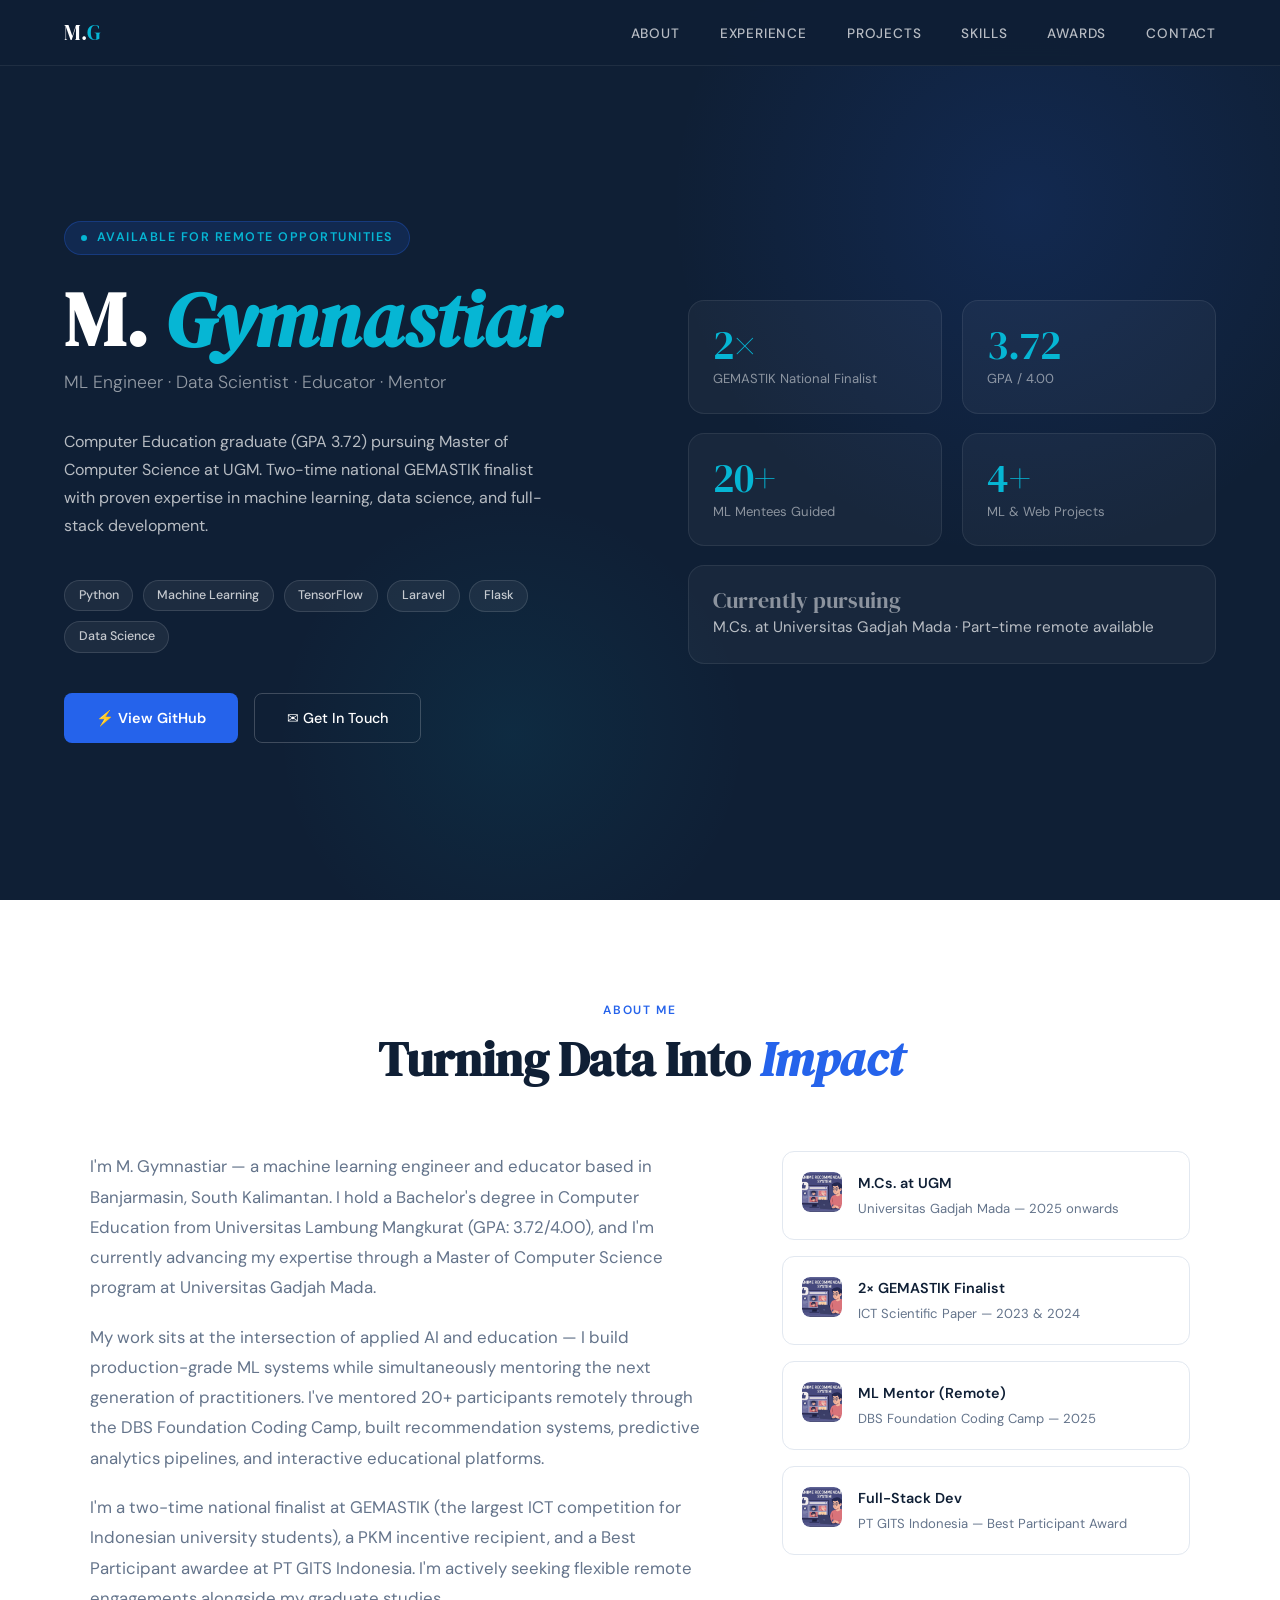
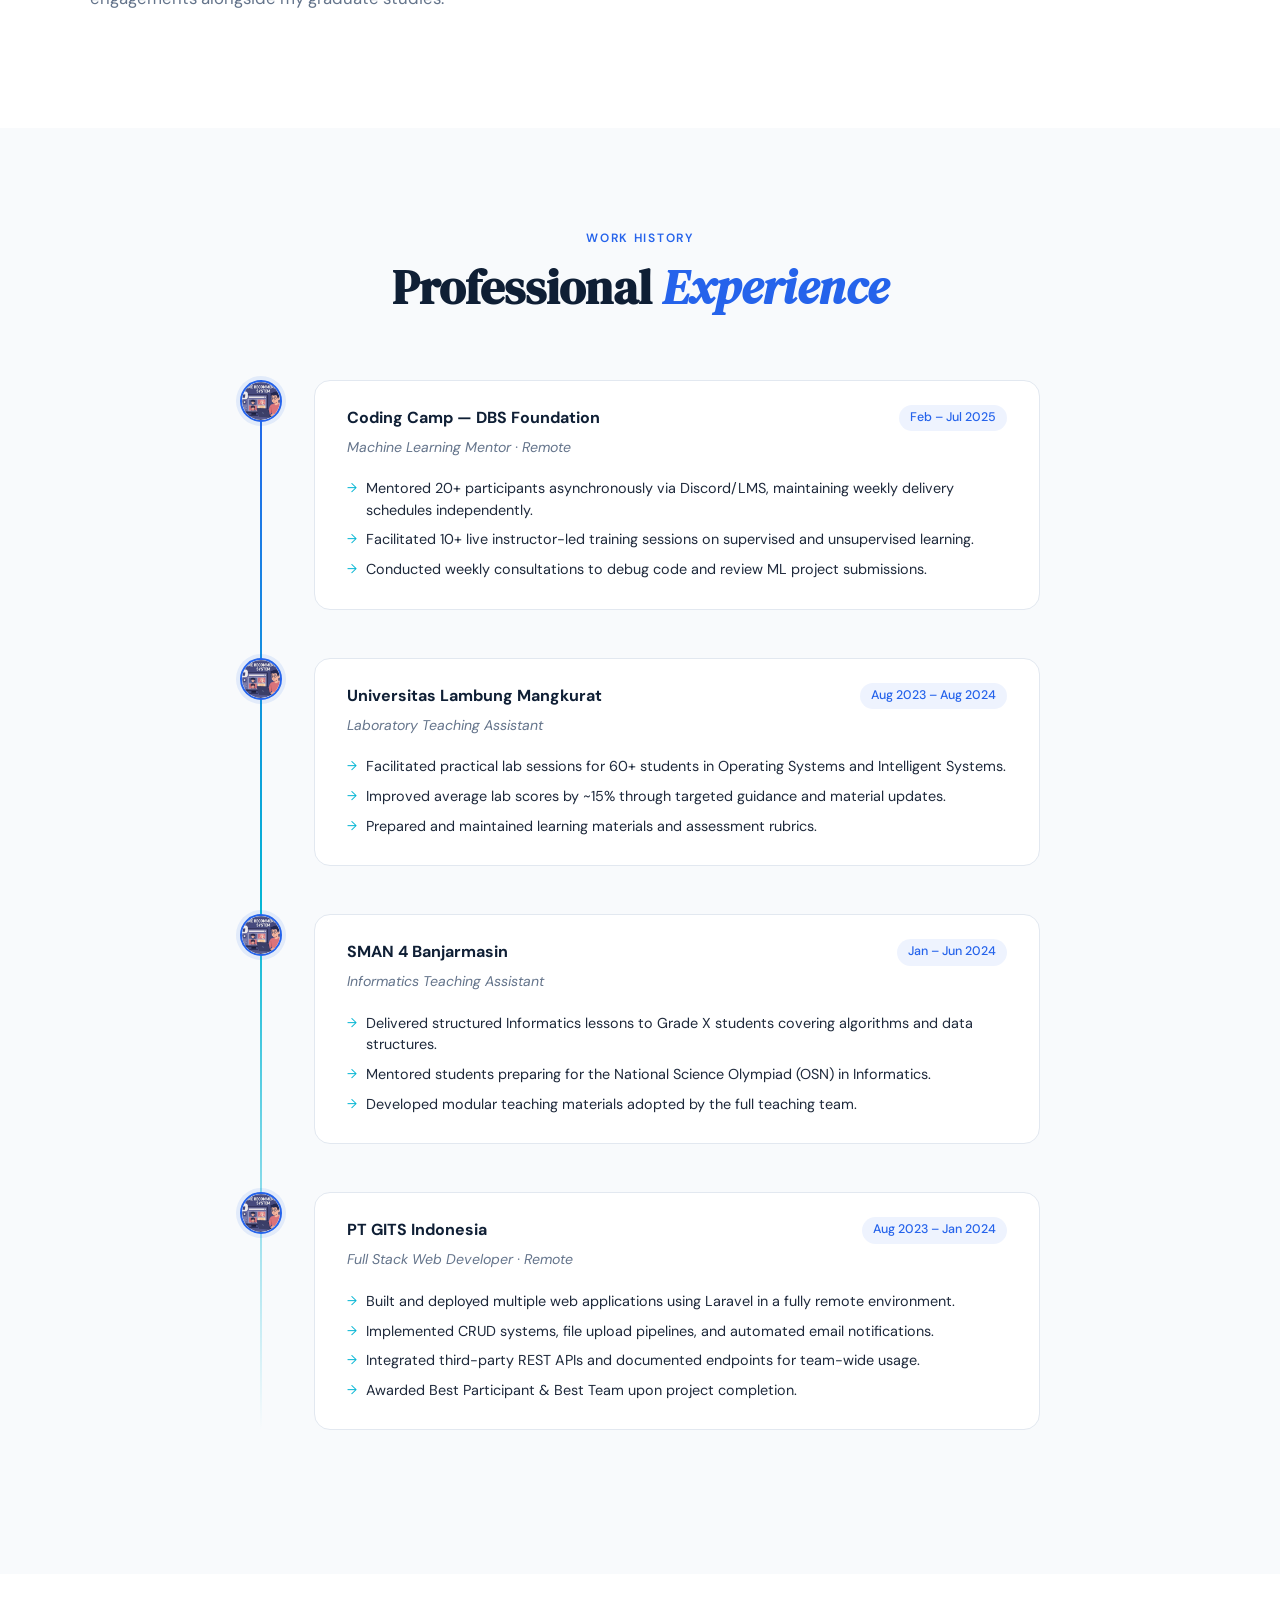
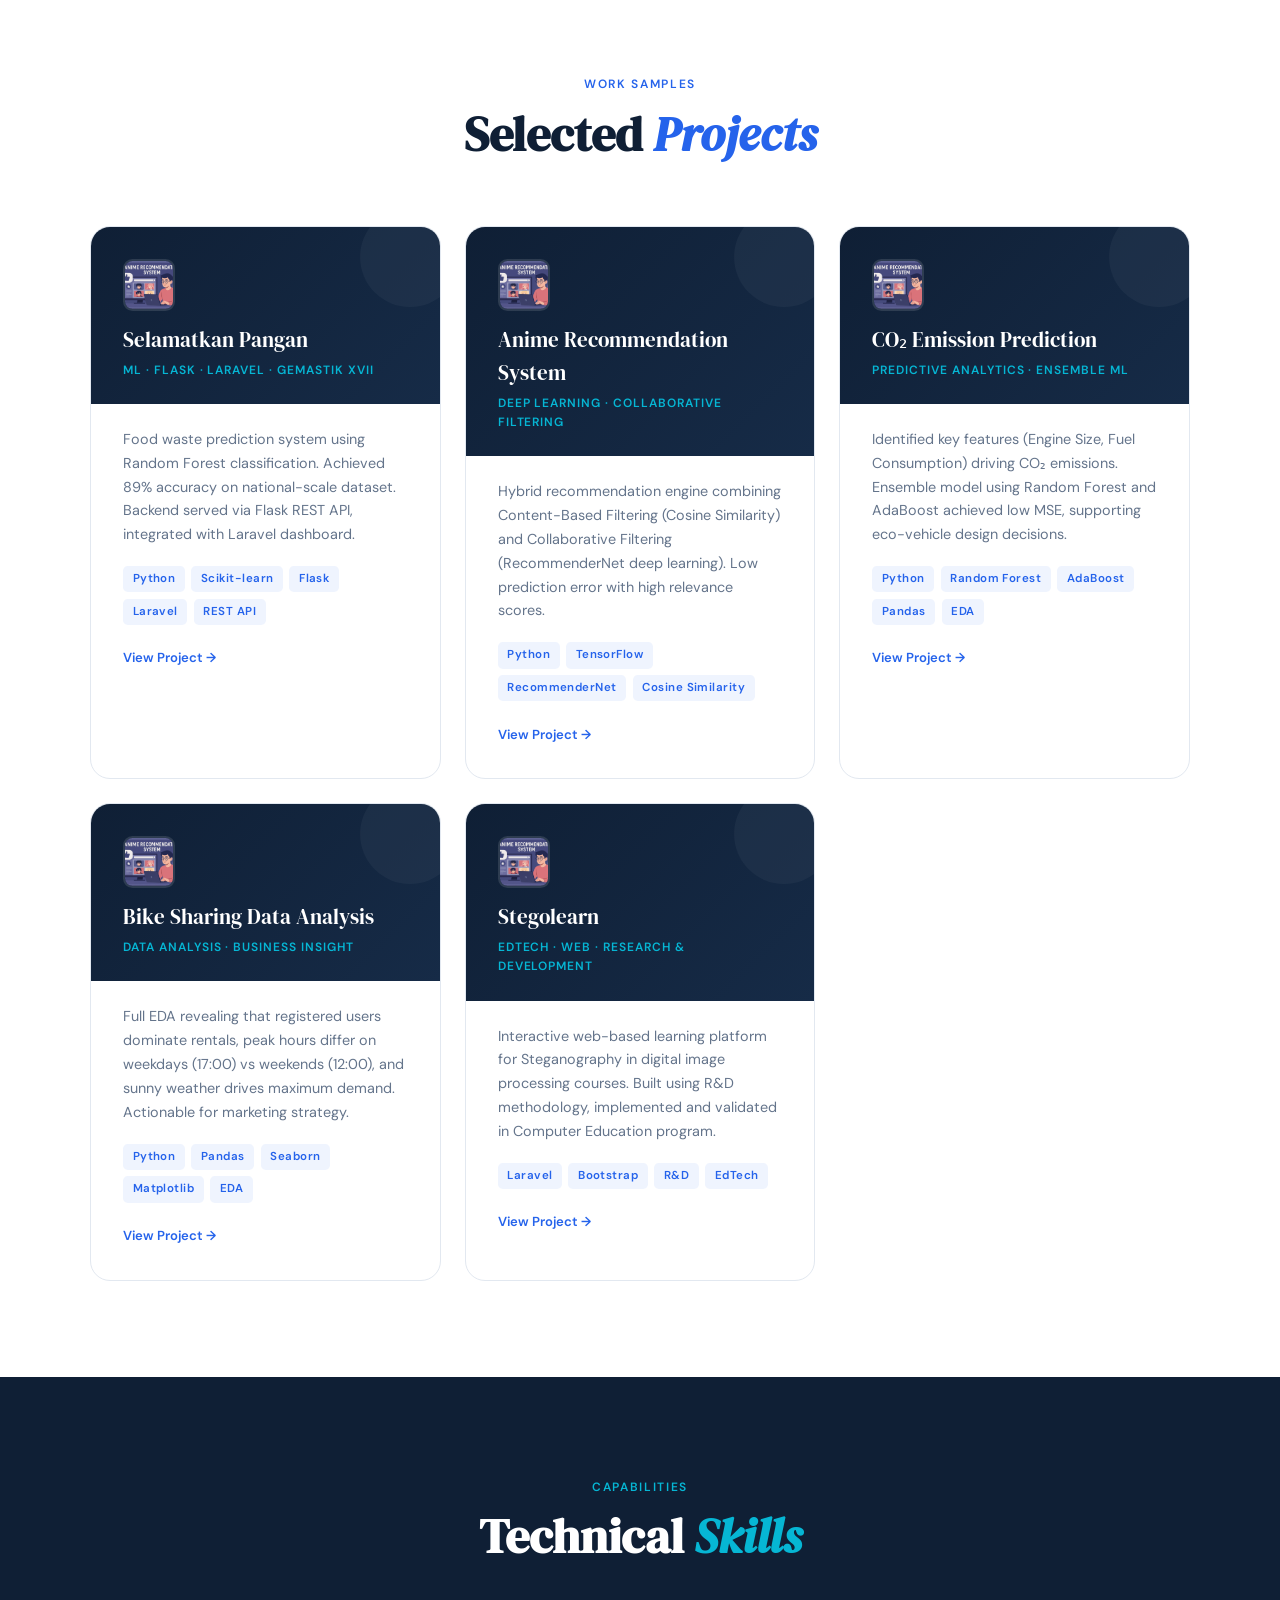
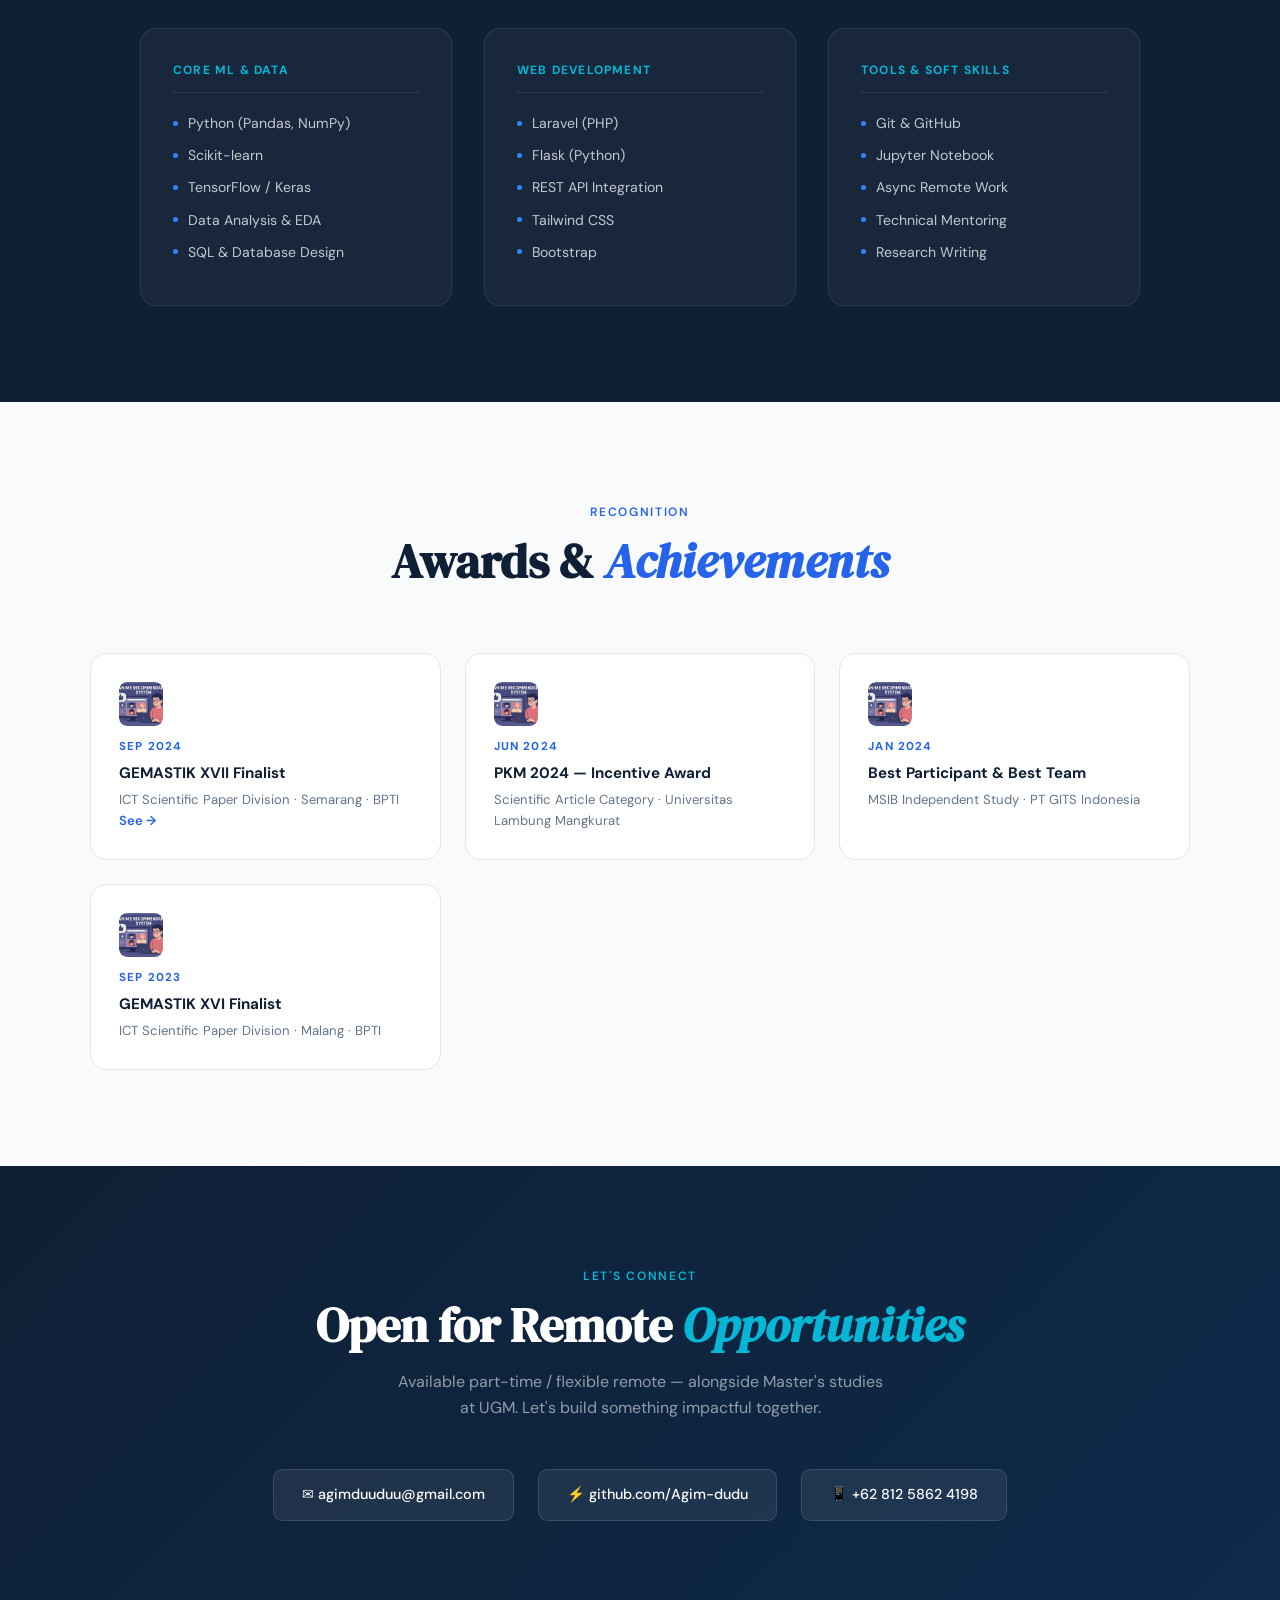
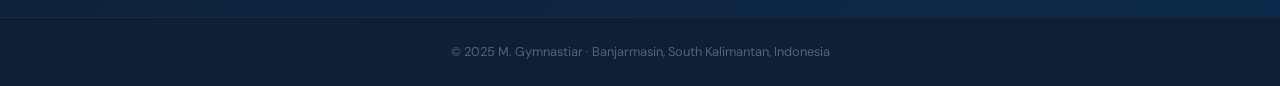
<file: index.html>
<!DOCTYPE html>
<html lang="en">

<head>
  <meta charset="UTF-8">
  <meta name="viewport" content="width=device-width, initial-scale=1.0">
  <title>M. Gymnastiar | Portfolio</title>
  <link
    href="https://fonts.googleapis.com/css2?family=DM+Serif+Display:ital@0;1&family=DM+Sans:ital,opsz,wght@0,9..40,300;0,9..40,400;0,9..40,500;0,9..40,600;1,9..40,300&display=swap"
    rel="stylesheet">
  <style>
    :root {
      --navy: #0f1f35;
      --navy-mid: #162b47;
      --blue: #2563eb;
      --blue-light: #3b82f6;
      --cyan: #06b6d4;
      --gold: #f59e0b;
      --cream: #faf8f4;
      --text: #1e293b;
      --muted: #64748b;
      --border: #e2e8f0;
      --white: #ffffff;
      --card-bg: #ffffff;
      --section-bg: #f8fafc;
    }

    *,
    *::before,
    *::after {
      box-sizing: border-box;
      margin: 0;
      padding: 0;
    }

    html {
      scroll-behavior: smooth;
    }

    body {
      font-family: 'DM Sans', sans-serif;
      background: var(--cream);
      color: var(--text);
      line-height: 1.6;
      overflow-x: hidden;
    }

    /* ── NAV ── */
    nav {
      position: fixed;
      top: 0;
      left: 0;
      right: 0;
      z-index: 100;
      display: flex;
      justify-content: space-between;
      align-items: center;
      padding: 1rem 4rem;
      background: rgba(15, 31, 53, 0.95);
      backdrop-filter: blur(12px);
      border-bottom: 1px solid rgba(255, 255, 255, 0.07);
    }

    .nav-logo {
      font-family: 'DM Serif Display', serif;
      font-size: 1.3rem;
      color: var(--white);
      letter-spacing: 0.02em;
    }

    .nav-logo span {
      color: var(--cyan);
    }

    .nav-links {
      display: flex;
      gap: 2.5rem;
      list-style: none;
    }

    .nav-links a {
      color: rgba(255, 255, 255, 0.7);
      text-decoration: none;
      font-size: 0.85rem;
      font-weight: 500;
      letter-spacing: 0.06em;
      text-transform: uppercase;
      transition: color 0.2s;
    }

    .nav-links a:hover {
      color: var(--cyan);
    }

    /* ── HERO ── */
    .hero {
      min-height: 100vh;
      background: var(--navy);
      display: grid;
      grid-template-columns: 1fr 1fr;
      align-items: center;
      padding: 8rem 4rem 4rem;
      position: relative;
      overflow: hidden;
    }

    .hero::before {
      content: '';
      position: absolute;
      top: -20%;
      right: -10%;
      width: 60vw;
      height: 60vw;
      background: radial-gradient(circle, rgba(37, 99, 235, 0.15) 0%, transparent 65%);
      pointer-events: none;
    }

    .hero::after {
      content: '';
      position: absolute;
      bottom: -10%;
      left: 20%;
      width: 40vw;
      height: 40vw;
      background: radial-gradient(circle, rgba(6, 182, 212, 0.08) 0%, transparent 65%);
      pointer-events: none;
    }

    .hero-text {
      position: relative;
      z-index: 2;
    }

    .hero-eyebrow {
      display: inline-flex;
      align-items: center;
      gap: 0.6rem;
      background: rgba(37, 99, 235, 0.15);
      border: 1px solid rgba(37, 99, 235, 0.3);
      color: var(--cyan);
      font-size: 0.78rem;
      font-weight: 600;
      letter-spacing: 0.12em;
      text-transform: uppercase;
      padding: 0.4rem 1rem;
      border-radius: 2rem;
      margin-bottom: 1.5rem;
      animation: fadeUp 0.6s ease both;
    }

    .hero-eyebrow::before {
      content: '';
      width: 6px;
      height: 6px;
      border-radius: 50%;
      background: var(--cyan);
    }

    .hero-name {
      font-family: 'DM Serif Display', serif;
      font-size: clamp(3rem, 6vw, 5.5rem);
      color: var(--white);
      line-height: 1.05;
      margin-bottom: 0.5rem;
      animation: fadeUp 0.7s 0.1s ease both;
    }

    .hero-name .accent {
      color: var(--cyan);
      font-style: italic;
    }

    .hero-role {
      font-size: 1.1rem;
      color: rgba(255, 255, 255, 0.55);
      font-weight: 300;
      margin-bottom: 2rem;
      animation: fadeUp 0.7s 0.2s ease both;
    }

    .hero-desc {
      font-size: 1rem;
      color: rgba(255, 255, 255, 0.7);
      line-height: 1.75;
      max-width: 480px;
      margin-bottom: 2.5rem;
      animation: fadeUp 0.7s 0.3s ease both;
    }

    .hero-badges {
      display: flex;
      flex-wrap: wrap;
      gap: 0.6rem;
      margin-bottom: 2.5rem;
      animation: fadeUp 0.7s 0.35s ease both;
    }

    .badge {
      background: rgba(255, 255, 255, 0.06);
      border: 1px solid rgba(255, 255, 255, 0.12);
      color: rgba(255, 255, 255, 0.75);
      font-size: 0.78rem;
      font-weight: 500;
      padding: 0.3rem 0.85rem;
      border-radius: 2rem;
    }

    .hero-cta {
      display: flex;
      gap: 1rem;
      flex-wrap: wrap;
      animation: fadeUp 0.7s 0.4s ease both;
    }

    .btn-primary {
      background: var(--blue);
      color: var(--white);
      padding: 0.8rem 2rem;
      border-radius: 0.5rem;
      text-decoration: none;
      font-weight: 600;
      font-size: 0.9rem;
      transition: background 0.2s, transform 0.2s;
      display: inline-flex;
      align-items: center;
      gap: 0.5rem;
    }

    .btn-primary:hover {
      background: var(--blue-light);
      transform: translateY(-2px);
    }

    .btn-ghost {
      border: 1px solid rgba(255, 255, 255, 0.2);
      color: var(--white);
      padding: 0.8rem 2rem;
      border-radius: 0.5rem;
      text-decoration: none;
      font-weight: 500;
      font-size: 0.9rem;
      transition: border-color 0.2s, background 0.2s, transform 0.2s;
      display: inline-flex;
      align-items: center;
      gap: 0.5rem;
    }

    .btn-ghost:hover {
      border-color: var(--cyan);
      background: rgba(6, 182, 212, 0.08);
      transform: translateY(-2px);
    }

    /* Stats cards */
    .hero-stats {
      position: relative;
      z-index: 2;
      display: grid;
      grid-template-columns: 1fr 1fr;
      gap: 1.2rem;
      padding-left: 3rem;
      animation: fadeUp 0.8s 0.5s ease both;
    }

    .stat-card {
      background: rgba(255, 255, 255, 0.04);
      border: 1px solid rgba(255, 255, 255, 0.08);
      border-radius: 1rem;
      padding: 1.5rem;
      transition: border-color 0.3s, background 0.3s;
    }

    .stat-card:hover {
      border-color: rgba(6, 182, 212, 0.3);
      background: rgba(6, 182, 212, 0.05);
    }

    .stat-card.wide {
      grid-column: span 2;
    }

    .stat-num {
      font-family: 'DM Serif Display', serif;
      font-size: 2.5rem;
      color: var(--cyan);
      line-height: 1;
      margin-bottom: 0.3rem;
    }

    .stat-label {
      font-size: 0.82rem;
      color: rgba(255, 255, 255, 0.5);
      font-weight: 400;
      line-height: 1.4;
    }

    /* ── SECTIONS ── */
    section {
      padding: 6rem 4rem;
    }

    .section-header {
      text-align: center;
      margin-bottom: 4rem;
    }

    .section-tag {
      display: inline-block;
      font-size: 0.75rem;
      font-weight: 600;
      letter-spacing: 0.14em;
      text-transform: uppercase;
      color: var(--blue);
      margin-bottom: 0.75rem;
    }

    .section-title {
      font-family: 'DM Serif Display', serif;
      font-size: clamp(2rem, 4vw, 3rem);
      color: var(--navy);
      line-height: 1.15;
    }

    .section-title em {
      color: var(--blue);
      font-style: italic;
    }

    /* ── ABOUT ── */
    .about {
      background: var(--white);
    }

    .about-grid {
      display: grid;
      grid-template-columns: 1.2fr 0.8fr;
      gap: 5rem;
      align-items: start;
      max-width: 1100px;
      margin: 0 auto;
    }

    .about-body {
      font-size: 1.05rem;
      color: var(--muted);
      line-height: 1.8;
    }

    .about-body p {
      margin-bottom: 1.2rem;
    }

    .about-highlights {
      display: flex;
      flex-direction: column;
      gap: 1rem;
    }

    .highlight-item {
      display: flex;
      align-items: flex-start;
      gap: 1rem;
      padding: 1.2rem;
      border: 1px solid var(--border);
      border-radius: 0.75rem;
      transition: border-color 0.2s, box-shadow 0.2s;
    }

    .highlight-item:hover {
      border-color: var(--blue);
      box-shadow: 0 4px 20px rgba(37, 99, 235, 0.08);
    }

    .highlight-icon {
      width: 40px;
      height: 40px;
      min-width: 40px;
      border-radius: 0.5rem;
      background: rgba(37, 99, 235, 0.08);
      display: flex;
      align-items: center;
      justify-content: center;
      font-size: 1.2rem;
      overflow: hidden;
    }

    .highlight-icon img {
      width: 100%;
      height: 100%;
      object-fit: cover;
      border-radius: 0.5rem;
    }

    .highlight-text strong {
      display: block;
      font-size: 0.9rem;
      font-weight: 600;
      color: var(--navy);
    }

    .highlight-text span {
      font-size: 0.82rem;
      color: var(--muted);
    }

    /* ── EXPERIENCE ── */
    .experience {
      background: var(--section-bg);
    }

    .timeline {
      max-width: 800px;
      margin: 0 auto;
      position: relative;
    }

    .timeline::before {
      content: '';
      position: absolute;
      left: 20px;
      top: 0;
      bottom: 0;
      width: 2px;
      background: linear-gradient(to bottom, var(--blue), var(--cyan), transparent);
    }

    .timeline-item {
      display: flex;
      gap: 2rem;
      margin-bottom: 3rem;
      position: relative;
    }

    .timeline-dot {
      width: 42px;
      height: 42px;
      min-width: 42px;
      border-radius: 50%;
      background: var(--white);
      border: 2px solid var(--blue);
      display: flex;
      align-items: center;
      justify-content: center;
      font-size: 1.1rem;
      position: relative;
      z-index: 1;
      box-shadow: 0 0 0 4px rgba(37, 99, 235, 0.1);
      overflow: hidden;
    }

    .timeline-dot img {
      width: 100%;
      height: 100%;
      object-fit: cover;
      border-radius: 50%;
    }

    .timeline-content {
      background: var(--white);
      border: 1px solid var(--border);
      border-radius: 1rem;
      padding: 1.5rem 2rem;
      flex: 1;
      transition: box-shadow 0.2s, border-color 0.2s;
    }

    .timeline-content:hover {
      box-shadow: 0 8px 30px rgba(0, 0, 0, 0.06);
      border-color: var(--blue);
    }

    .timeline-meta {
      display: flex;
      justify-content: space-between;
      align-items: flex-start;
      margin-bottom: 0.3rem;
      flex-wrap: wrap;
      gap: 0.5rem;
    }

    .timeline-org {
      font-weight: 700;
      font-size: 1rem;
      color: var(--navy);
    }

    .timeline-date {
      font-size: 0.78rem;
      font-weight: 500;
      color: var(--blue);
      background: rgba(37, 99, 235, 0.08);
      padding: 0.2rem 0.7rem;
      border-radius: 2rem;
    }

    .timeline-role {
      font-size: 0.88rem;
      color: var(--muted);
      font-style: italic;
      margin-bottom: 1rem;
    }

    .timeline-bullets {
      list-style: none;
    }

    .timeline-bullets li {
      font-size: 0.9rem;
      color: var(--text);
      padding: 0.25rem 0 0.25rem 1.2rem;
      position: relative;
      line-height: 1.5;
    }

    .timeline-bullets li::before {
      content: '→';
      position: absolute;
      left: 0;
      color: var(--cyan);
      font-size: 0.8rem;
    }

    /* ── PROJECTS ── */
    .projects {
      background: var(--white);
    }

    .projects-grid {
      display: grid;
      grid-template-columns: repeat(auto-fit, minmax(300px, 1fr));
      gap: 1.5rem;
      max-width: 1100px;
      margin: 0 auto;
    }

    .project-card {
      border: 1px solid var(--border);
      border-radius: 1.25rem;
      overflow: hidden;
      transition: transform 0.25s, box-shadow 0.25s, border-color 0.25s;
      background: var(--white);
    }

    .project-card:hover {
      transform: translateY(-6px);
      box-shadow: 0 20px 50px rgba(0, 0, 0, 0.09);
      border-color: var(--blue);
    }

    .project-header {
      padding: 2rem 2rem 1.5rem;
      background: linear-gradient(135deg, var(--navy) 0%, var(--navy-mid) 100%);
      position: relative;
      overflow: hidden;
    }

    .project-header::after {
      content: '';
      position: absolute;
      right: -20px;
      top: -20px;
      width: 100px;
      height: 100px;
      border-radius: 50%;
      background: rgba(255, 255, 255, 0.04);
    }

    /* Icon gambar di project header */
    .project-icon {
      width: 52px;
      height: 52px;
      object-fit: cover;
      border-radius: 0.6rem;
      margin-bottom: 0.75rem;
      display: block;
      border: 2px solid rgba(255, 255, 255, 0.12);
    }

    .project-title {
      font-family: 'DM Serif Display', serif;
      font-size: 1.3rem;
      color: var(--white);
      margin-bottom: 0.3rem;
    }

    .project-type {
      font-size: 0.75rem;
      color: var(--cyan);
      font-weight: 600;
      letter-spacing: 0.08em;
      text-transform: uppercase;
    }

    .project-body {
      padding: 1.5rem 2rem 2rem;
    }

    .project-desc {
      font-size: 0.9rem;
      color: var(--muted);
      line-height: 1.65;
      margin-bottom: 1.2rem;
    }

    .project-tags {
      display: flex;
      flex-wrap: wrap;
      gap: 0.4rem;
      margin-bottom: 1.2rem;
    }

    .tag {
      background: rgba(37, 99, 235, 0.07);
      color: var(--blue);
      font-size: 0.72rem;
      font-weight: 600;
      letter-spacing: 0.04em;
      padding: 0.25rem 0.6rem;
      border-radius: 0.3rem;
    }

    .project-link {
      font-size: 0.82rem;
      font-weight: 600;
      color: var(--blue);
      text-decoration: none;
      display: inline-flex;
      align-items: center;
      gap: 0.3rem;
      transition: gap 0.2s;
    }

    .project-link:hover {
      gap: 0.6rem;
    }

    /* ── SKILLS ── */
    .skills {
      background: var(--navy);
      padding: 6rem 4rem;
    }

    .skills .section-title {
      color: var(--white);
    }

    .skills .section-tag {
      color: var(--cyan);
    }

    .skills-grid {
      display: grid;
      grid-template-columns: repeat(3, 1fr);
      gap: 2rem;
      max-width: 1000px;
      margin: 0 auto;
    }

    .skill-group {
      background: rgba(255, 255, 255, 0.04);
      border: 1px solid rgba(255, 255, 255, 0.08);
      border-radius: 1rem;
      padding: 2rem;
      transition: border-color 0.3s;
    }

    .skill-group:hover {
      border-color: rgba(6, 182, 212, 0.4);
    }

    .skill-group-title {
      font-size: 0.75rem;
      font-weight: 700;
      color: var(--cyan);
      letter-spacing: 0.1em;
      text-transform: uppercase;
      margin-bottom: 1.2rem;
      padding-bottom: 0.75rem;
      border-bottom: 1px solid rgba(255, 255, 255, 0.08);
    }

    .skill-item {
      display: flex;
      align-items: center;
      gap: 0.6rem;
      margin-bottom: 0.6rem;
    }

    .skill-dot {
      width: 5px;
      height: 5px;
      border-radius: 50%;
      background: var(--blue-light);
      flex-shrink: 0;
    }

    .skill-name {
      font-size: 0.88rem;
      color: rgba(255, 255, 255, 0.75);
    }

    /* ── ACHIEVEMENTS ── */
    .achievements {
      background: var(--section-bg);
    }

    .achievements-grid {
      display: grid;
      grid-template-columns: repeat(auto-fit, minmax(260px, 1fr));
      gap: 1.5rem;
      max-width: 1100px;
      margin: 0 auto;
    }

    .achievement-card {
      background: var(--white);
      border: 1px solid var(--border);
      border-radius: 1rem;
      padding: 1.75rem;
      transition: box-shadow 0.2s, border-color 0.2s, transform 0.2s;
    }

    .achievement-card:hover {
      box-shadow: 0 10px 30px rgba(0, 0, 0, 0.07);
      border-color: var(--gold);
      transform: translateY(-3px);
    }

    .achievement-icon {
      width: 44px;
      height: 44px;
      margin-bottom: 0.75rem;
      border-radius: 0.5rem;
      overflow: hidden;
    }

    .achievement-icon img {
      width: 100%;
      height: 100%;
      object-fit: cover;
      border-radius: 0.5rem;
    }

    .achievement-year {
      font-size: 0.72rem;
      font-weight: 700;
      letter-spacing: 0.1em;
      color: var(--blue);
      text-transform: uppercase;
      margin-bottom: 0.4rem;
    }

    .achievement-title {
      font-weight: 700;
      font-size: 0.95rem;
      color: var(--navy);
      margin-bottom: 0.3rem;
      line-height: 1.4;
    }

    .achievement-org {
      font-size: 0.82rem;
      color: var(--muted);
    }

    /* ── CONTACT ── */
    .contact {
      background: linear-gradient(135deg, var(--navy) 0%, #0d2a4a 100%);
      text-align: center;
      padding: 6rem 4rem;
    }

    .contact .section-title {
      color: var(--white);
      margin-bottom: 1rem;
    }

    .contact-sub {
      font-size: 1rem;
      color: rgba(255, 255, 255, 0.55);
      margin-bottom: 3rem;
      max-width: 500px;
      margin-left: auto;
      margin-right: auto;
    }

    .contact-links {
      display: flex;
      justify-content: center;
      gap: 1.5rem;
      flex-wrap: wrap;
    }

    .contact-link {
      display: flex;
      align-items: center;
      gap: 0.6rem;
      background: rgba(255, 255, 255, 0.07);
      border: 1px solid rgba(255, 255, 255, 0.12);
      color: var(--white);
      text-decoration: none;
      padding: 0.85rem 1.75rem;
      border-radius: 0.6rem;
      font-size: 0.9rem;
      font-weight: 500;
      transition: background 0.2s, border-color 0.2s, transform 0.2s;
    }

    .contact-link:hover {
      background: rgba(37, 99, 235, 0.25);
      border-color: var(--blue);
      transform: translateY(-2px);
    }

    /* ── FOOTER ── */
    footer {
      background: var(--navy);
      text-align: center;
      padding: 1.5rem;
      font-size: 0.8rem;
      color: rgba(255, 255, 255, 0.3);
      border-top: 1px solid rgba(255, 255, 255, 0.05);
    }

    /* ── ANIMATIONS ── */
    @keyframes fadeUp {
      from {
        opacity: 0;
        transform: translateY(24px);
      }

      to {
        opacity: 1;
        transform: translateY(0);
      }
    }

    /* ── RESPONSIVE ── */
    @media (max-width: 900px) {
      nav {
        padding: 1rem 2rem;
      }

      .nav-links {
        display: none;
      }

      .hero {
        grid-template-columns: 1fr;
        padding: 7rem 2rem 3rem;
      }

      .hero-stats {
        padding-left: 0;
        margin-top: 3rem;
      }

      section {
        padding: 4rem 2rem;
      }

      .about-grid {
        grid-template-columns: 1fr;
        gap: 2.5rem;
      }

      .skills-grid {
        grid-template-columns: 1fr 1fr;
      }

      .contact {
        padding: 4rem 2rem;
      }
    }

    @media (max-width: 600px) {
      .skills-grid {
        grid-template-columns: 1fr;
      }

      .hero-stats {
        grid-template-columns: 1fr 1fr;
      }

      .stat-card.wide {
        grid-column: span 2;
      }
    }
  </style>
</head>

<body>

  <!-- NAV -->
  <nav>
    <div class="nav-logo">M.<span>G</span></div>
    <ul class="nav-links">
      <li><a href="#about">About</a></li>
      <li><a href="#experience">Experience</a></li>
      <li><a href="#projects">Projects</a></li>
      <li><a href="#skills">Skills</a></li>
      <li><a href="#achievements">Awards</a></li>
      <li><a href="#contact">Contact</a></li>
    </ul>
  </nav>

  <!-- HERO -->
  <section class="hero" id="home">
    <div class="hero-text">
      <div class="hero-eyebrow">Available for Remote Opportunities</div>
      <h1 class="hero-name">M. <span class="accent">Gymnastiar</span></h1>
      <p class="hero-role">ML Engineer · Data Scientist · Educator · Mentor</p>
      <p class="hero-desc">Computer Education graduate (GPA 3.72) pursuing Master of Computer Science at UGM. Two-time
        national GEMASTIK finalist with proven expertise in machine learning, data science, and full-stack development.
      </p>
      <div class="hero-badges">
        <span class="badge">Python</span>
        <span class="badge">Machine Learning</span>
        <span class="badge">TensorFlow</span>
        <span class="badge">Laravel</span>
        <span class="badge">Flask</span>
        <span class="badge">Data Science</span>
      </div>
      <div class="hero-cta">
        <a href="https://github.com/Agim-dudu" class="btn-primary" target="_blank">⚡ View GitHub</a>
        <a href="#contact" class="btn-ghost">✉ Get In Touch</a>
      </div>
    </div>
    <div class="hero-stats">
      <div class="stat-card">
        <div class="stat-num">2×</div>
        <div class="stat-label">GEMASTIK National Finalist</div>
      </div>
      <div class="stat-card">
        <div class="stat-num">3.72</div>
        <div class="stat-label">GPA / 4.00</div>
      </div>
      <div class="stat-card">
        <div class="stat-num">20+</div>
        <div class="stat-label">ML Mentees Guided</div>
      </div>
      <div class="stat-card">
        <div class="stat-num">4+</div>
        <div class="stat-label">ML & Web Projects</div>
      </div>
      <div class="stat-card wide">
        <div class="stat-num" style="font-size:1.4rem; color: rgba(255,255,255,0.5);">Currently pursuing</div>
        <div class="stat-label" style="font-size:0.95rem; color: rgba(255,255,255,0.7); margin-top:0.2rem;">M.Cs. at
          Universitas Gadjah Mada · Part-time remote available</div>
      </div>
    </div>
  </section>

  <!-- ABOUT -->
  <section class="about" id="about">
    <div class="section-header">
      <div class="section-tag">About Me</div>
      <h2 class="section-title">Turning Data Into <em>Impact</em></h2>
    </div>
    <div class="about-grid">
      <div class="about-body">
        <p>I'm M. Gymnastiar — a machine learning engineer and educator based in Banjarmasin, South Kalimantan. I hold a
          Bachelor's degree in Computer Education from Universitas Lambung Mangkurat (GPA: 3.72/4.00), and I'm currently
          advancing my expertise through a Master of Computer Science program at Universitas Gadjah Mada.</p>
        <p>My work sits at the intersection of applied AI and education — I build production-grade ML systems while
          simultaneously mentoring the next generation of practitioners. I've mentored 20+ participants remotely through
          the DBS Foundation Coding Camp, built recommendation systems, predictive analytics pipelines, and interactive
          educational platforms.</p>
        <p>I'm a two-time national finalist at GEMASTIK (the largest ICT competition for Indonesian university
          students), a PKM incentive recipient, and a Best Participant awardee at PT GITS Indonesia. I'm actively
          seeking flexible remote engagements alongside my graduate studies.</p>
      </div>
      <div class="about-highlights">
        <div class="highlight-item">
          <div class="highlight-icon">
            <img src="img/Screenshot 2026-04-21 110449.png" alt="UGM" />
          </div>
          <div class="highlight-text">
            <strong>M.Cs. at UGM</strong>
            <span>Universitas Gadjah Mada — 2025 onwards</span>
          </div>
        </div>
        <div class="highlight-item">
          <div class="highlight-icon">
            <img src="img/Screenshot 2026-04-21 110449.png" alt="GEMASTIK" />
          </div>
          <div class="highlight-text">
            <strong>2× GEMASTIK Finalist</strong>
            <span>ICT Scientific Paper — 2023 & 2024</span>
          </div>
        </div>
        <div class="highlight-item">
          <div class="highlight-icon">
            <img src="img/Screenshot 2026-04-21 110449.png" alt="ML Mentor" />
          </div>
          <div class="highlight-text">
            <strong>ML Mentor (Remote)</strong>
            <span>DBS Foundation Coding Camp — 2025</span>
          </div>
        </div>
        <div class="highlight-item">
          <div class="highlight-icon">
            <img src="img/Screenshot 2026-04-21 110449.png" alt="Full-Stack Dev" />
          </div>
          <div class="highlight-text">
            <strong>Full-Stack Dev</strong>
            <span>PT GITS Indonesia — Best Participant Award</span>
          </div>
        </div>
      </div>
    </div>
  </section>

  <!-- EXPERIENCE -->
  <section class="experience" id="experience">
    <div class="section-header">
      <div class="section-tag">Work History</div>
      <h2 class="section-title">Professional <em>Experience</em></h2>
    </div>
    <div class="timeline">
      <div class="timeline-item">
        <div class="timeline-dot">
          <img src="img/Screenshot 2026-04-21 110449.png" alt="DBS Foundation" />
        </div>
        <div class="timeline-content">
          <div class="timeline-meta">
            <span class="timeline-org">Coding Camp — DBS Foundation</span>
            <span class="timeline-date">Feb – Jul 2025</span>
          </div>
          <div class="timeline-role">Machine Learning Mentor · Remote</div>
          <ul class="timeline-bullets">
            <li>Mentored 20+ participants asynchronously via Discord/LMS, maintaining weekly delivery schedules
              independently.</li>
            <li>Facilitated 10+ live instructor-led training sessions on supervised and unsupervised learning.</li>
            <li>Conducted weekly consultations to debug code and review ML project submissions.</li>
          </ul>
        </div>
      </div>
      <div class="timeline-item">
        <div class="timeline-dot">
          <img src="img/Screenshot 2026-04-21 110449.png" alt="ULM" />
        </div>
        <div class="timeline-content">
          <div class="timeline-meta">
            <span class="timeline-org">Universitas Lambung Mangkurat</span>
            <span class="timeline-date">Aug 2023 – Aug 2024</span>
          </div>
          <div class="timeline-role">Laboratory Teaching Assistant</div>
          <ul class="timeline-bullets">
            <li>Facilitated practical lab sessions for 60+ students in Operating Systems and Intelligent Systems.</li>
            <li>Improved average lab scores by ~15% through targeted guidance and material updates.</li>
            <li>Prepared and maintained learning materials and assessment rubrics.</li>
          </ul>
        </div>
      </div>
      <div class="timeline-item">
        <div class="timeline-dot">
          <img src="img/Screenshot 2026-04-21 110449.png" alt="SMAN 4" />
        </div>
        <div class="timeline-content">
          <div class="timeline-meta">
            <span class="timeline-org">SMAN 4 Banjarmasin</span>
            <span class="timeline-date">Jan – Jun 2024</span>
          </div>
          <div class="timeline-role">Informatics Teaching Assistant</div>
          <ul class="timeline-bullets">
            <li>Delivered structured Informatics lessons to Grade X students covering algorithms and data structures.
            </li>
            <li>Mentored students preparing for the National Science Olympiad (OSN) in Informatics.</li>
            <li>Developed modular teaching materials adopted by the full teaching team.</li>
          </ul>
        </div>
      </div>
      <div class="timeline-item">
        <div class="timeline-dot">
          <img src="img/Screenshot 2026-04-21 110449.png" alt="PT GITS" />
        </div>
        <div class="timeline-content">
          <div class="timeline-meta">
            <span class="timeline-org">PT GITS Indonesia</span>
            <span class="timeline-date">Aug 2023 – Jan 2024</span>
          </div>
          <div class="timeline-role">Full Stack Web Developer · Remote</div>
          <ul class="timeline-bullets">
            <li>Built and deployed multiple web applications using Laravel in a fully remote environment.</li>
            <li>Implemented CRUD systems, file upload pipelines, and automated email notifications.</li>
            <li>Integrated third-party REST APIs and documented endpoints for team-wide usage.</li>
            <li>Awarded Best Participant & Best Team upon project completion.</li>
          </ul>
        </div>
      </div>
    </div>
  </section>

  <!-- PROJECTS -->
  <section class="projects" id="projects">
    <div class="section-header">
      <div class="section-tag">Work Samples</div>
      <h2 class="section-title">Selected <em>Projects</em></h2>
    </div>
    <div class="projects-grid">
      <div class="project-card">
        <div class="project-header">
          <img src="img/Screenshot 2026-04-21 110449.png" alt="Selamatkan Pangan" class="project-icon" />
          <div class="project-title">Selamatkan Pangan</div>
          <div class="project-type">ML · Flask · Laravel · GEMASTIK XVII</div>
        </div>
        <div class="project-body">
          <p class="project-desc">Food waste prediction system using Random Forest classification. Achieved 89% accuracy
            on national-scale dataset. Backend served via Flask REST API, integrated with Laravel dashboard.</p>
          <div class="project-tags">
            <span class="tag">Python</span><span class="tag">Scikit-learn</span><span class="tag">Flask</span><span
              class="tag">Laravel</span><span class="tag">REST API</span>
          </div>
          <a href="#" class="project-link">View Project →</a>
        </div>
      </div>
      <div class="project-card">
        <div class="project-header">
          <img src="img/Screenshot 2026-04-21 110449.png" alt="Anime Recommendation" class="project-icon" />
          <div class="project-title">Anime Recommendation System</div>
          <div class="project-type">Deep Learning · Collaborative Filtering</div>
        </div>
        <div class="project-body">
          <p class="project-desc">Hybrid recommendation engine combining Content-Based Filtering (Cosine Similarity) and
            Collaborative Filtering (RecommenderNet deep learning). Low prediction error with high relevance scores.</p>
          <div class="project-tags">
            <span class="tag">Python</span><span class="tag">TensorFlow</span><span
              class="tag">RecommenderNet</span><span class="tag">Cosine Similarity</span>
          </div>
          <a href="#" class="project-link">View Project →</a>
        </div>
      </div>
      <div class="project-card">
        <div class="project-header">
          <img src="img/Screenshot 2026-04-21 110449.png" alt="CO2 Emission" class="project-icon" />
          <div class="project-title">CO₂ Emission Prediction</div>
          <div class="project-type">Predictive Analytics · Ensemble ML</div>
        </div>
        <div class="project-body">
          <p class="project-desc">Identified key features (Engine Size, Fuel Consumption) driving CO₂ emissions.
            Ensemble model using Random Forest and AdaBoost achieved low MSE, supporting eco-vehicle design decisions.
          </p>
          <div class="project-tags">
            <span class="tag">Python</span><span class="tag">Random Forest</span><span class="tag">AdaBoost</span><span
              class="tag">Pandas</span><span class="tag">EDA</span>
          </div>
          <a href="https://github.com/Agim-dudu/Predictive-Analytic_CO2-Emission-" target="_blank"
            class="project-link">View Project →</a>
        </div>
      </div>
      <div class="project-card">
        <div class="project-header">
          <img src="img/Screenshot 2026-04-21 110449.png" alt="Bike Sharing" class="project-icon" />
          <div class="project-title">Bike Sharing Data Analysis</div>
          <div class="project-type">Data Analysis · Business Insight</div>
        </div>
        <div class="project-body">
          <p class="project-desc">Full EDA revealing that registered users dominate rentals, peak hours differ on
            weekdays (17:00) vs weekends (12:00), and sunny weather drives maximum demand. Actionable for marketing
            strategy.</p>
          <div class="project-tags">
            <span class="tag">Python</span><span class="tag">Pandas</span><span class="tag">Seaborn</span><span
              class="tag">Matplotlib</span><span class="tag">EDA</span>
          </div>
          <a href="https://github.com/Agim-dudu/Analisis-Data_BikeSharing" target="_blank" class="project-link">View
            Project →</a>
        </div>
      </div>
      <div class="project-card">
        <div class="project-header">
          <img src="img/Screenshot 2026-04-21 110449.png" alt="Stegolearn" class="project-icon" />
          <div class="project-title">Stegolearn</div>
          <div class="project-type">EdTech · Web · Research & Development</div>
        </div>
        <div class="project-body">
          <p class="project-desc">Interactive web-based learning platform for Steganography in digital image processing
            courses. Built using R&D methodology, implemented and validated in Computer Education program.</p>
          <div class="project-tags">
            <span class="tag">Laravel</span><span class="tag">Bootstrap</span><span class="tag">R&D</span><span
              class="tag">EdTech</span>
          </div>
          <a href="https://stegolearn.research-media.web.id/" target="_blank" class="project-link">View Project →</a>
        </div>
      </div>
    </div>
  </section>

  <!-- SKILLS -->
  <section class="skills" id="skills">
    <div class="section-header">
      <div class="section-tag">Capabilities</div>
      <h2 class="section-title">Technical <em style="color:var(--cyan)">Skills</em></h2>
    </div>
    <div class="skills-grid">
      <div class="skill-group">
        <div class="skill-group-title">Core ML & Data</div>
        <div class="skill-item"><span class="skill-dot"></span><span class="skill-name">Python (Pandas, NumPy)</span>
        </div>
        <div class="skill-item"><span class="skill-dot"></span><span class="skill-name">Scikit-learn</span></div>
        <div class="skill-item"><span class="skill-dot"></span><span class="skill-name">TensorFlow / Keras</span></div>
        <div class="skill-item"><span class="skill-dot"></span><span class="skill-name">Data Analysis & EDA</span></div>
        <div class="skill-item"><span class="skill-dot"></span><span class="skill-name">SQL & Database Design</span>
        </div>
      </div>
      <div class="skill-group">
        <div class="skill-group-title">Web Development</div>
        <div class="skill-item"><span class="skill-dot"></span><span class="skill-name">Laravel (PHP)</span></div>
        <div class="skill-item"><span class="skill-dot"></span><span class="skill-name">Flask (Python)</span></div>
        <div class="skill-item"><span class="skill-dot"></span><span class="skill-name">REST API Integration</span>
        </div>
        <div class="skill-item"><span class="skill-dot"></span><span class="skill-name">Tailwind CSS</span></div>
        <div class="skill-item"><span class="skill-dot"></span><span class="skill-name">Bootstrap</span></div>
      </div>
      <div class="skill-group">
        <div class="skill-group-title">Tools & Soft Skills</div>
        <div class="skill-item"><span class="skill-dot"></span><span class="skill-name">Git & GitHub</span></div>
        <div class="skill-item"><span class="skill-dot"></span><span class="skill-name">Jupyter Notebook</span></div>
        <div class="skill-item"><span class="skill-dot"></span><span class="skill-name">Async Remote Work</span></div>
        <div class="skill-item"><span class="skill-dot"></span><span class="skill-name">Technical Mentoring</span></div>
        <div class="skill-item"><span class="skill-dot"></span><span class="skill-name">Research Writing</span></div>
      </div>
    </div>
  </section>

  <!-- ACHIEVEMENTS -->
  <section class="achievements" id="achievements">
    <div class="section-header">
      <div class="section-tag">Recognition</div>
      <h2 class="section-title">Awards & <em>Achievements</em></h2>
    </div>
    <div class="achievements-grid">
      <div class="achievement-card">
        <div class="achievement-icon">
          <img src="img/Screenshot 2026-04-21 110449.png" alt="GEMASTIK XVII" />
        </div>
        <div class="achievement-year">Sep 2024</div>
        <div class="achievement-title">GEMASTIK XVII Finalist</div>
        <div class="achievement-org">ICT Scientific Paper Division · Semarang · BPTI</div>
        <div class="achievement-org"><a href="https://stegolearn.research-media.web.id/" target="_blank"
            class="project-link">See →</a></div>
      </div>
      <div class="achievement-card">
        <div class="achievement-icon">
          <img src="img/Screenshot 2026-04-21 110449.png" alt="PKM 2024" />
        </div>
        <div class="achievement-year">Jun 2024</div>
        <div class="achievement-title">PKM 2024 — Incentive Award</div>
        <div class="achievement-org">Scientific Article Category · Universitas Lambung Mangkurat</div>
      </div>
      <div class="achievement-card">
        <div class="achievement-icon">
          <img src="img/Screenshot 2026-04-21 110449.png" alt="Best Participant" />
        </div>
        <div class="achievement-year">Jan 2024</div>
        <div class="achievement-title">Best Participant & Best Team</div>
        <div class="achievement-org">MSIB Independent Study · PT GITS Indonesia</div>
      </div>
      <div class="achievement-card">
        <div class="achievement-icon">
          <img src="img/Screenshot 2026-04-21 110449.png" alt="GEMASTIK XVI" />
        </div>
        <div class="achievement-year">Sep 2023</div>
        <div class="achievement-title">GEMASTIK XVI Finalist</div>
        <div class="achievement-org">ICT Scientific Paper Division · Malang · BPTI</div>
      </div>
    </div>
  </section>

  <!-- CONTACT -->
  <section class="contact" id="contact">
    <div class="section-tag" style="color:var(--cyan)">Let's Connect</div>
    <h2 class="section-title" style="margin-bottom:1rem;">Open for Remote <em
        style="color:var(--cyan)">Opportunities</em></h2>
    <p class="contact-sub">Available part-time / flexible remote — alongside Master's studies at UGM. Let's build
      something impactful together.</p>
    <div class="contact-links">
      <a href="mailto:agimduuduu@gmail.com" class="contact-link">✉ agimduuduu@gmail.com</a>
      <a href="https://github.com/Agim-dudu" class="contact-link" target="_blank">⚡ github.com/Agim-dudu</a>
      <a href="tel:+6281258624198" class="contact-link">📱 +62 812 5862 4198</a>
    </div>
  </section>

  <footer>
    <p>© 2025 M. Gymnastiar · Banjarmasin, South Kalimantan, Indonesia</p>
  </footer>

</body>

</html>
</file>
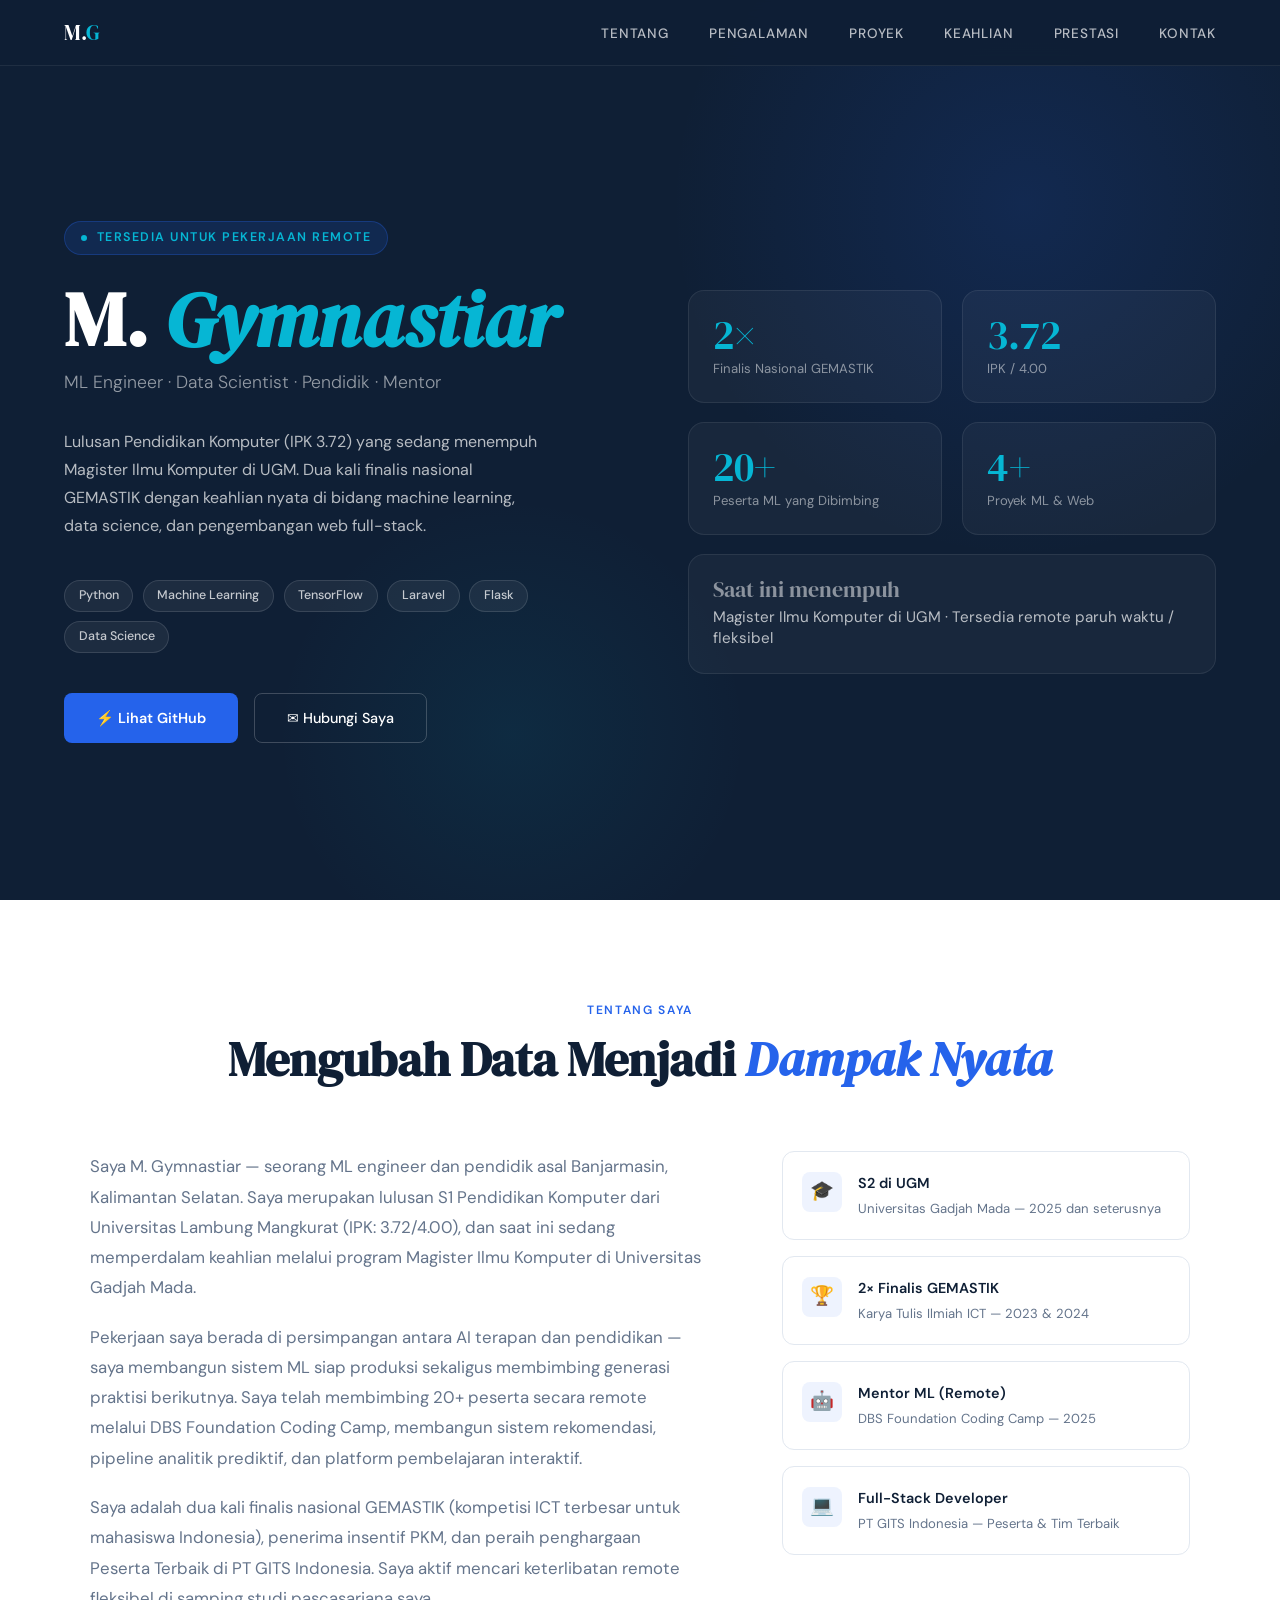
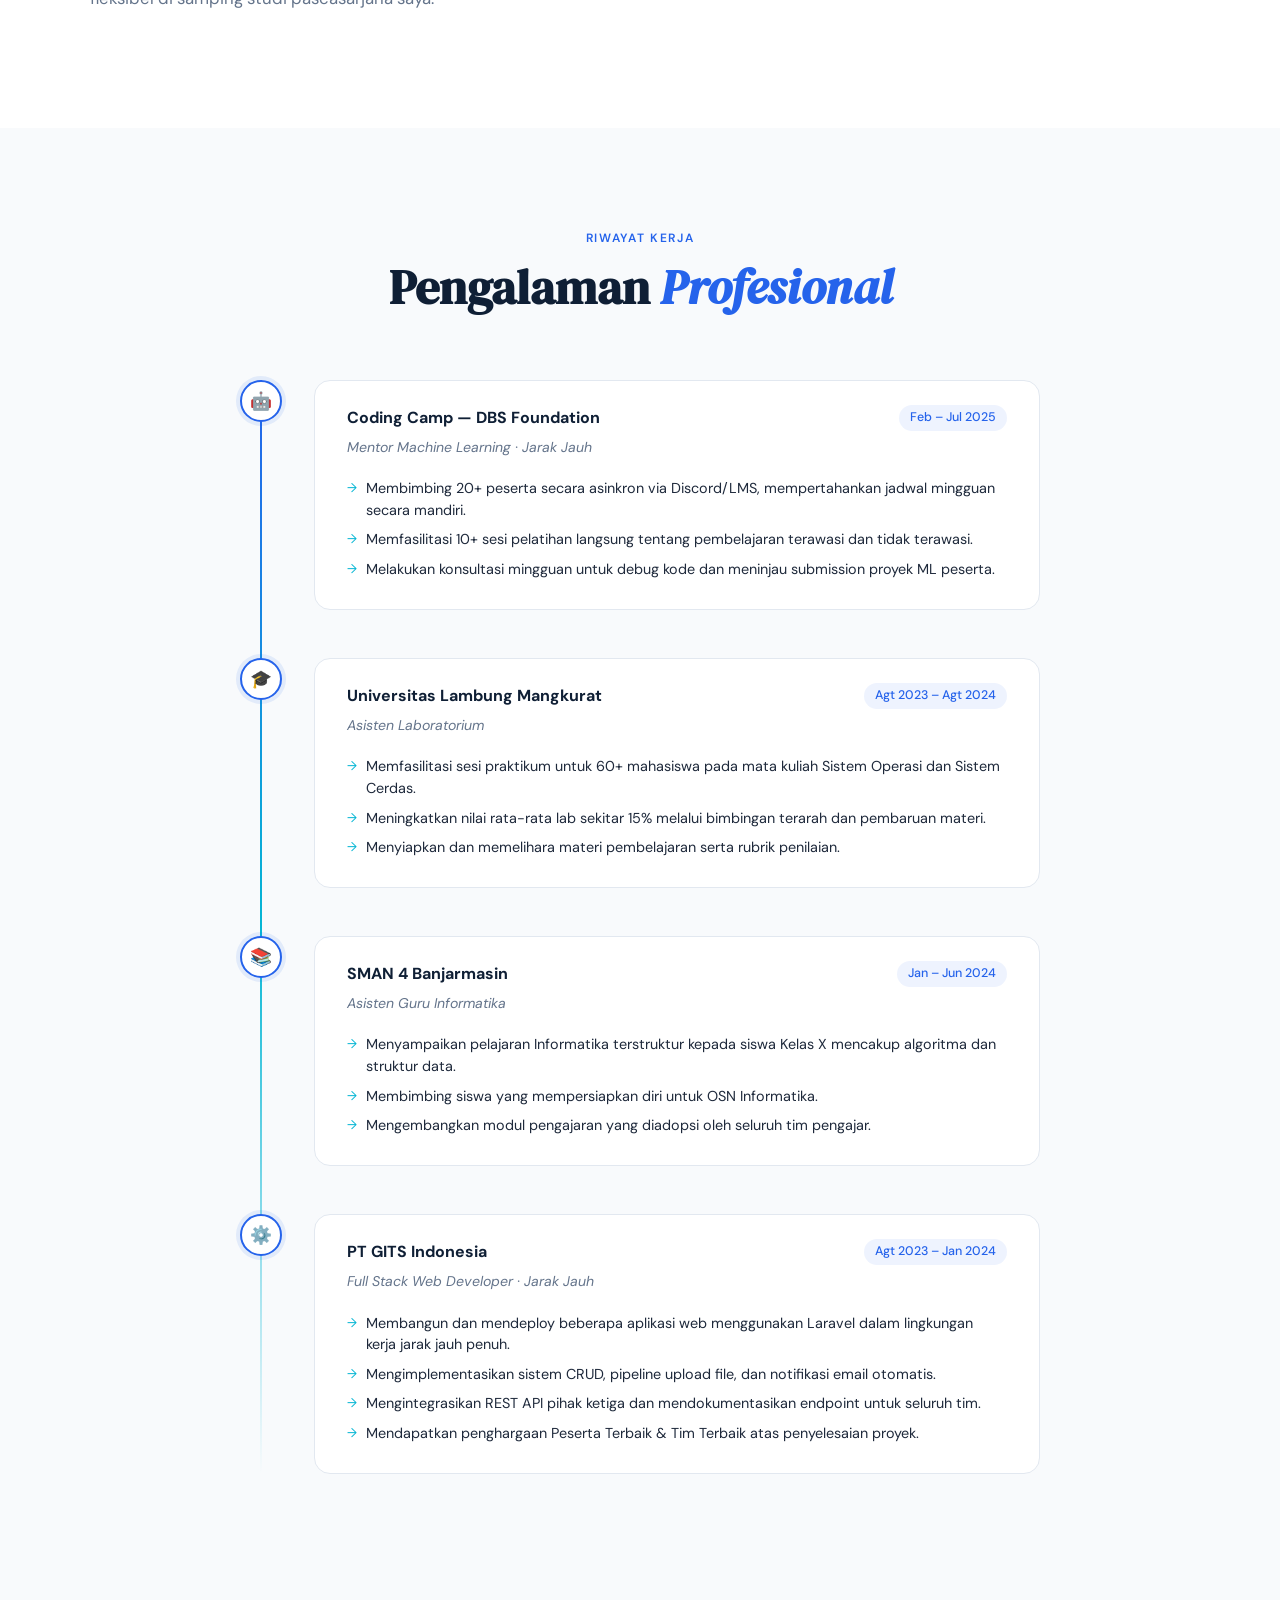
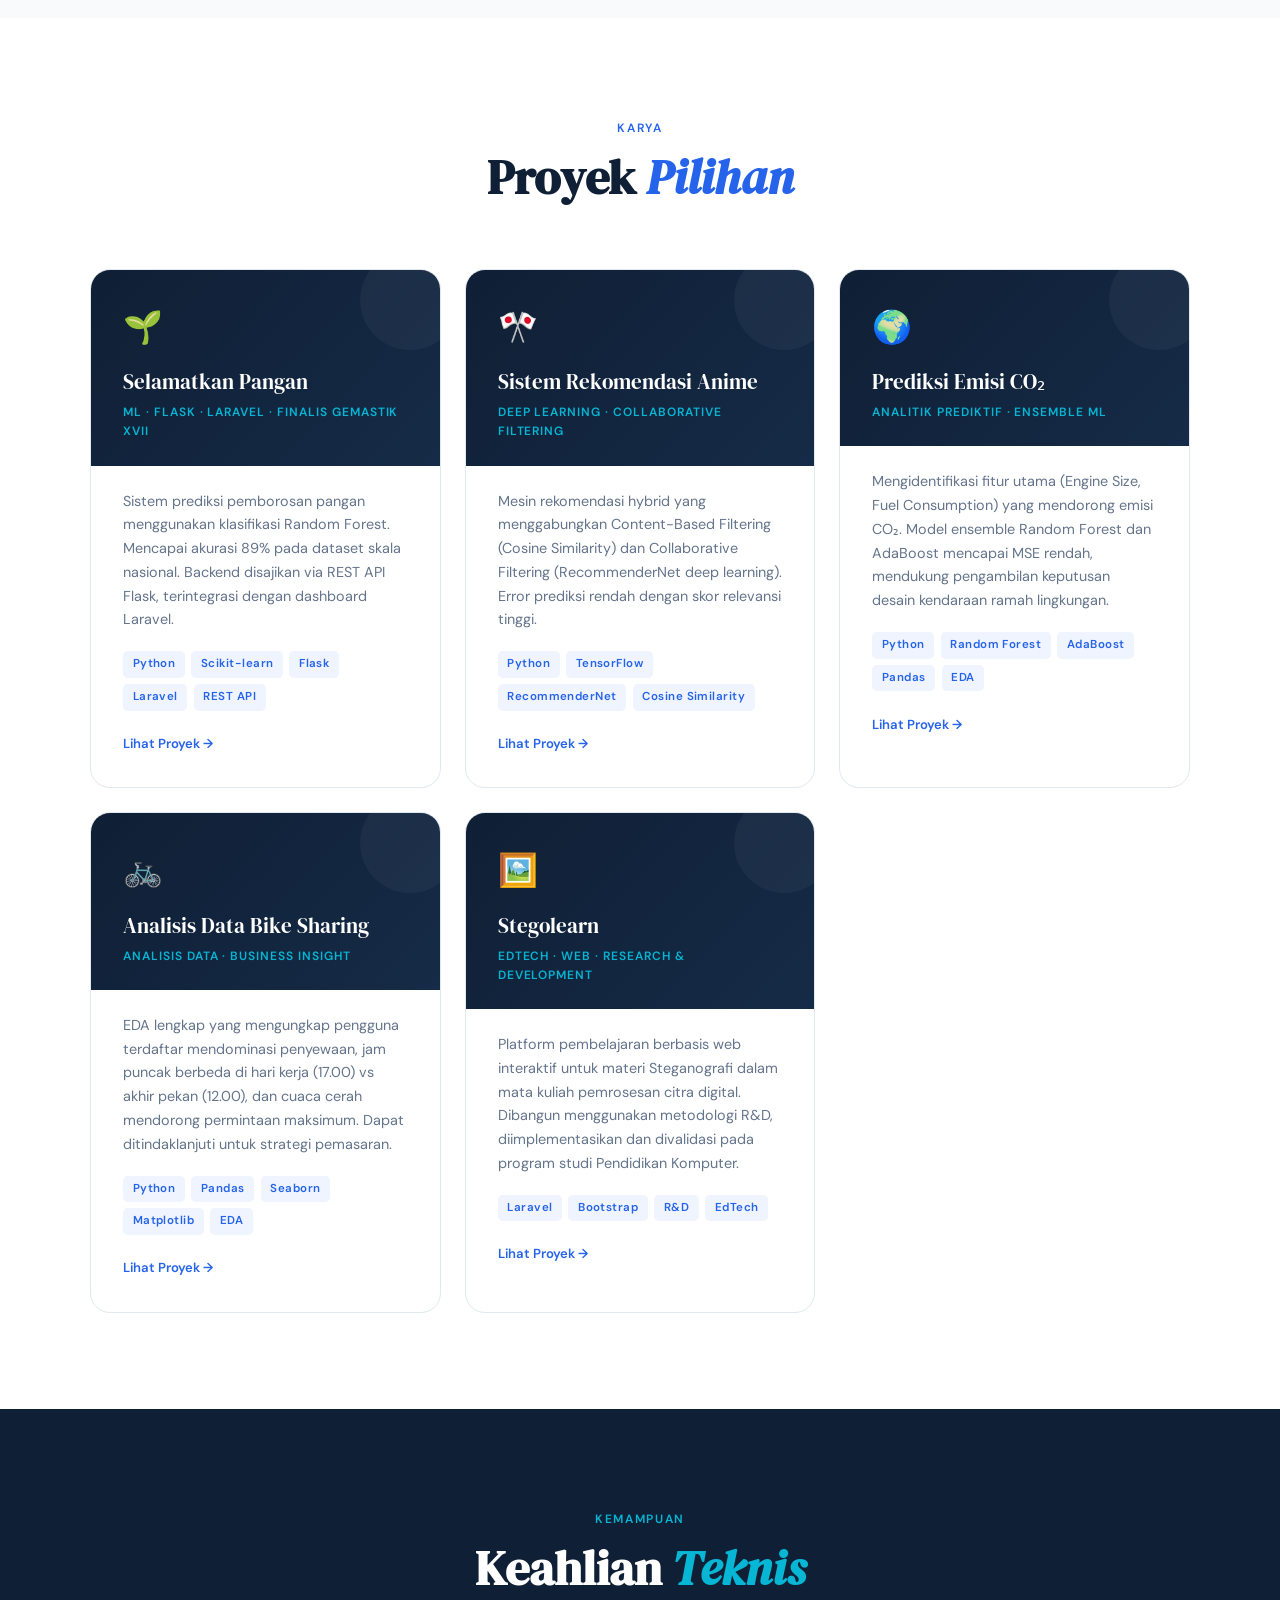
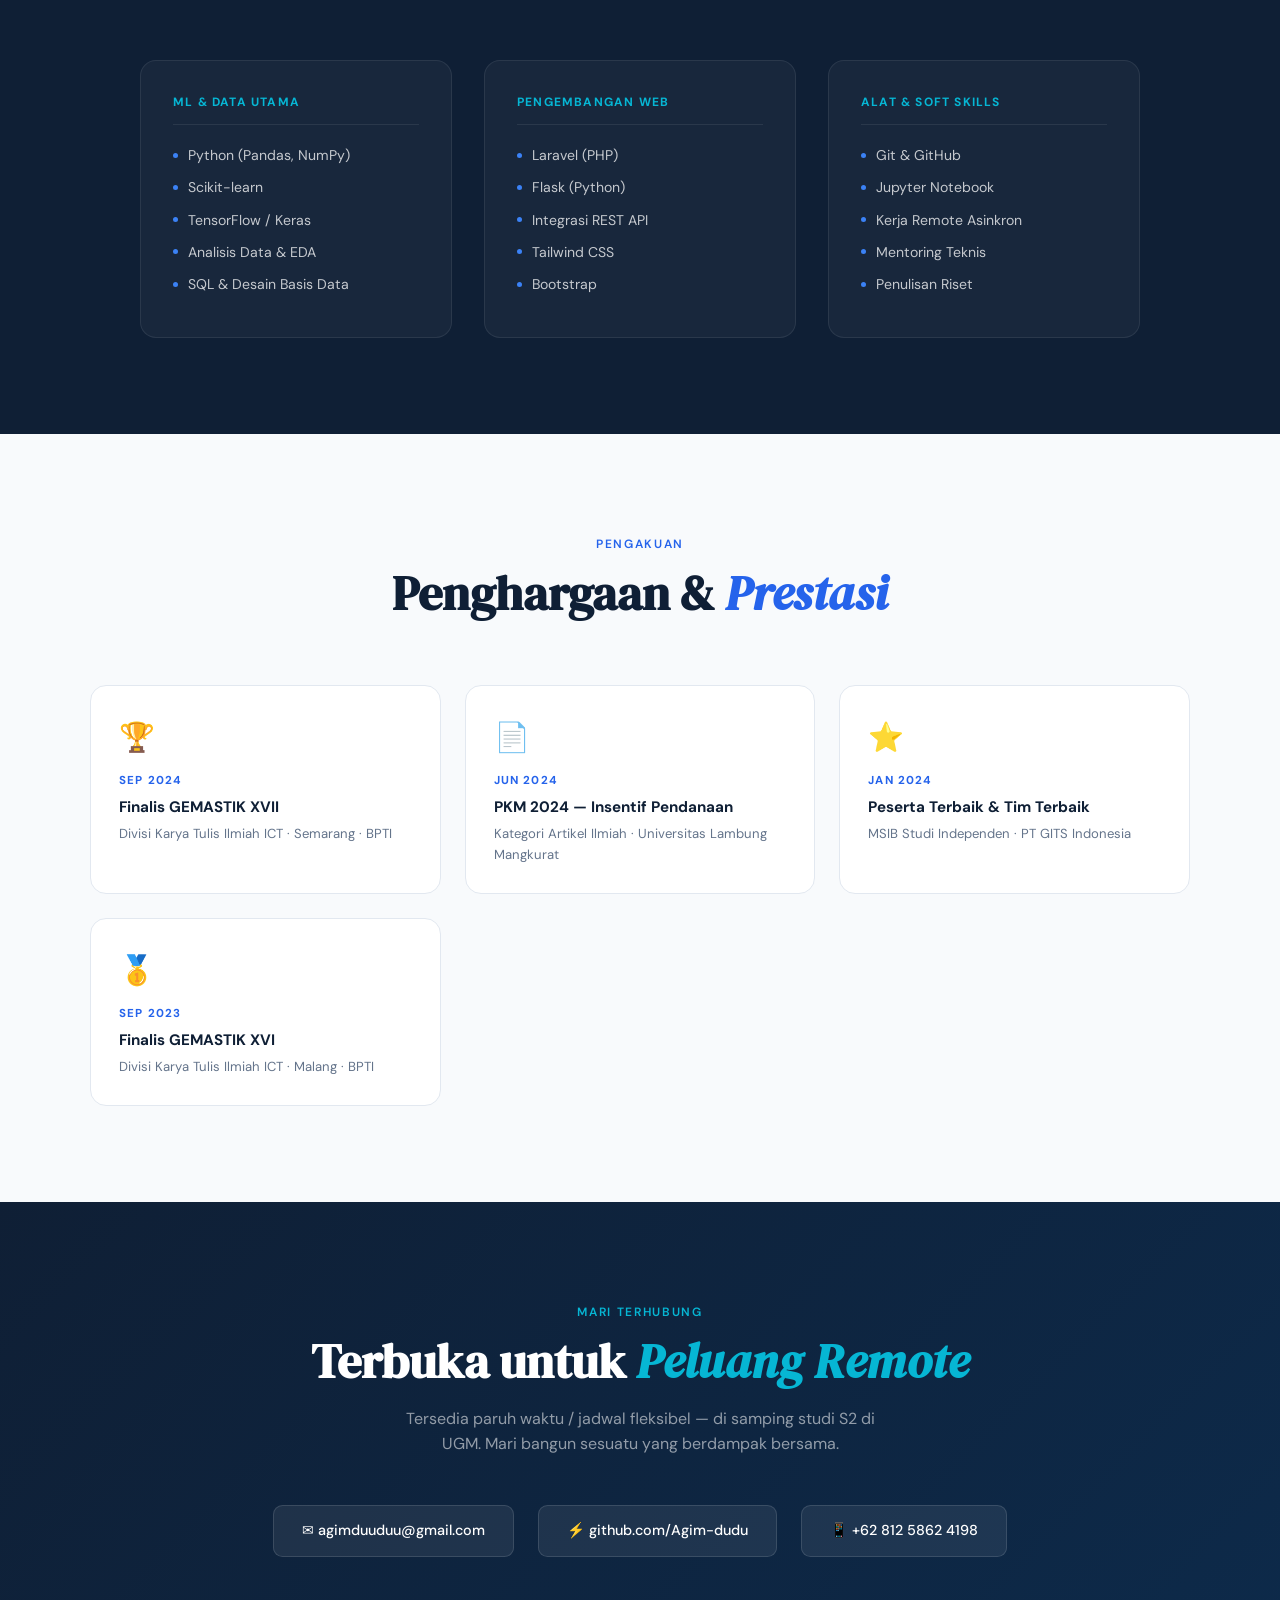
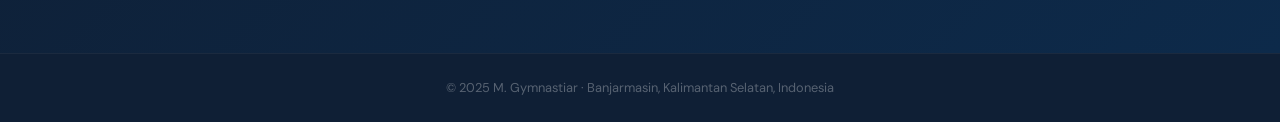
<file: id/index.html>
<!DOCTYPE html>
<html lang="id">
<head>
<meta charset="UTF-8">
<meta name="viewport" content="width=device-width, initial-scale=1.0">
<title>M. Gymnastiar — ML Engineer & Data Scientist</title>
<link href="https://fonts.googleapis.com/css2?family=DM+Serif+Display:ital@0;1&family=DM+Sans:ital,opsz,wght@0,9..40,300;0,9..40,400;0,9..40,500;0,9..40,600;1,9..40,300&display=swap" rel="stylesheet">
<style>
  :root {
    --navy: #0f1f35;
    --navy-mid: #162b47;
    --blue: #2563eb;
    --blue-light: #3b82f6;
    --cyan: #06b6d4;
    --gold: #f59e0b;
    --cream: #faf8f4;
    --text: #1e293b;
    --muted: #64748b;
    --border: #e2e8f0;
    --white: #ffffff;
    --card-bg: #ffffff;
    --section-bg: #f8fafc;
  }

  *, *::before, *::after { box-sizing: border-box; margin: 0; padding: 0; }
  html { scroll-behavior: smooth; }

  body {
    font-family: 'DM Sans', sans-serif;
    background: var(--cream);
    color: var(--text);
    line-height: 1.6;
    overflow-x: hidden;
  }

  nav {
    position: fixed; top: 0; left: 0; right: 0; z-index: 100;
    display: flex; justify-content: space-between; align-items: center;
    padding: 1rem 4rem;
    background: rgba(15,31,53,0.95);
    backdrop-filter: blur(12px);
    border-bottom: 1px solid rgba(255,255,255,0.07);
  }
  .nav-logo { font-family: 'DM Serif Display', serif; font-size: 1.3rem; color: var(--white); }
  .nav-logo span { color: var(--cyan); }
  .nav-links { display: flex; gap: 2.5rem; list-style: none; }
  .nav-links a {
    color: rgba(255,255,255,0.7); text-decoration: none;
    font-size: 0.85rem; font-weight: 500; letter-spacing: 0.06em;
    text-transform: uppercase; transition: color 0.2s;
  }
  .nav-links a:hover { color: var(--cyan); }

  .hero {
    min-height: 100vh;
    background: var(--navy);
    display: grid; grid-template-columns: 1fr 1fr;
    align-items: center;
    padding: 8rem 4rem 4rem;
    position: relative; overflow: hidden;
  }
  .hero::before {
    content: ''; position: absolute; top: -20%; right: -10%;
    width: 60vw; height: 60vw;
    background: radial-gradient(circle, rgba(37,99,235,0.15) 0%, transparent 65%);
    pointer-events: none;
  }
  .hero::after {
    content: ''; position: absolute; bottom: -10%; left: 20%;
    width: 40vw; height: 40vw;
    background: radial-gradient(circle, rgba(6,182,212,0.08) 0%, transparent 65%);
    pointer-events: none;
  }
  .hero-text { position: relative; z-index: 2; }
  .hero-eyebrow {
    display: inline-flex; align-items: center; gap: 0.6rem;
    background: rgba(37,99,235,0.15); border: 1px solid rgba(37,99,235,0.3);
    color: var(--cyan); font-size: 0.78rem; font-weight: 600;
    letter-spacing: 0.12em; text-transform: uppercase;
    padding: 0.4rem 1rem; border-radius: 2rem; margin-bottom: 1.5rem;
    animation: fadeUp 0.6s ease both;
  }
  .hero-eyebrow::before { content: ''; width: 6px; height: 6px; border-radius: 50%; background: var(--cyan); }
  .hero-name {
    font-family: 'DM Serif Display', serif;
    font-size: clamp(3rem, 6vw, 5.5rem);
    color: var(--white); line-height: 1.05; margin-bottom: 0.5rem;
    animation: fadeUp 0.7s 0.1s ease both;
  }
  .hero-name .accent { color: var(--cyan); font-style: italic; }
  .hero-role { font-size: 1.1rem; color: rgba(255,255,255,0.55); font-weight: 300; margin-bottom: 2rem; animation: fadeUp 0.7s 0.2s ease both; }
  .hero-desc { font-size: 1rem; color: rgba(255,255,255,0.7); line-height: 1.75; max-width: 480px; margin-bottom: 2.5rem; animation: fadeUp 0.7s 0.3s ease both; }
  .hero-badges { display: flex; flex-wrap: wrap; gap: 0.6rem; margin-bottom: 2.5rem; animation: fadeUp 0.7s 0.35s ease both; }
  .badge { background: rgba(255,255,255,0.06); border: 1px solid rgba(255,255,255,0.12); color: rgba(255,255,255,0.75); font-size: 0.78rem; font-weight: 500; padding: 0.3rem 0.85rem; border-radius: 2rem; }
  .hero-cta { display: flex; gap: 1rem; flex-wrap: wrap; animation: fadeUp 0.7s 0.4s ease both; }
  .btn-primary { background: var(--blue); color: var(--white); padding: 0.8rem 2rem; border-radius: 0.5rem; text-decoration: none; font-weight: 600; font-size: 0.9rem; transition: background 0.2s, transform 0.2s; display: inline-flex; align-items: center; gap: 0.5rem; }
  .btn-primary:hover { background: var(--blue-light); transform: translateY(-2px); }
  .btn-ghost { border: 1px solid rgba(255,255,255,0.2); color: var(--white); padding: 0.8rem 2rem; border-radius: 0.5rem; text-decoration: none; font-weight: 500; font-size: 0.9rem; transition: border-color 0.2s, background 0.2s, transform 0.2s; display: inline-flex; align-items: center; gap: 0.5rem; }
  .btn-ghost:hover { border-color: var(--cyan); background: rgba(6,182,212,0.08); transform: translateY(-2px); }

  .hero-stats { position: relative; z-index: 2; display: grid; grid-template-columns: 1fr 1fr; gap: 1.2rem; padding-left: 3rem; animation: fadeUp 0.8s 0.5s ease both; }
  .stat-card { background: rgba(255,255,255,0.04); border: 1px solid rgba(255,255,255,0.08); border-radius: 1rem; padding: 1.5rem; transition: border-color 0.3s, background 0.3s; }
  .stat-card:hover { border-color: rgba(6,182,212,0.3); background: rgba(6,182,212,0.05); }
  .stat-card.wide { grid-column: span 2; }
  .stat-num { font-family: 'DM Serif Display', serif; font-size: 2.5rem; color: var(--cyan); line-height: 1; margin-bottom: 0.3rem; }
  .stat-label { font-size: 0.82rem; color: rgba(255,255,255,0.5); font-weight: 400; line-height: 1.4; }

  section { padding: 6rem 4rem; }
  .section-header { text-align: center; margin-bottom: 4rem; }
  .section-tag { display: inline-block; font-size: 0.75rem; font-weight: 600; letter-spacing: 0.14em; text-transform: uppercase; color: var(--blue); margin-bottom: 0.75rem; }
  .section-title { font-family: 'DM Serif Display', serif; font-size: clamp(2rem, 4vw, 3rem); color: var(--navy); line-height: 1.15; }
  .section-title em { color: var(--blue); font-style: italic; }

  .about { background: var(--white); }
  .about-grid { display: grid; grid-template-columns: 1.2fr 0.8fr; gap: 5rem; align-items: start; max-width: 1100px; margin: 0 auto; }
  .about-body { font-size: 1.05rem; color: var(--muted); line-height: 1.8; }
  .about-body p { margin-bottom: 1.2rem; }
  .about-highlights { display: flex; flex-direction: column; gap: 1rem; }
  .highlight-item { display: flex; align-items: flex-start; gap: 1rem; padding: 1.2rem; border: 1px solid var(--border); border-radius: 0.75rem; transition: border-color 0.2s, box-shadow 0.2s; }
  .highlight-item:hover { border-color: var(--blue); box-shadow: 0 4px 20px rgba(37,99,235,0.08); }
  .highlight-icon { width: 40px; height: 40px; min-width: 40px; border-radius: 0.5rem; background: rgba(37,99,235,0.08); display: flex; align-items: center; justify-content: center; font-size: 1.2rem; }
  .highlight-text strong { display: block; font-size: 0.9rem; font-weight: 600; color: var(--navy); }
  .highlight-text span { font-size: 0.82rem; color: var(--muted); }

  .experience { background: var(--section-bg); }
  .timeline { max-width: 800px; margin: 0 auto; position: relative; }
  .timeline::before { content: ''; position: absolute; left: 20px; top: 0; bottom: 0; width: 2px; background: linear-gradient(to bottom, var(--blue), var(--cyan), transparent); }
  .timeline-item { display: flex; gap: 2rem; margin-bottom: 3rem; position: relative; }
  .timeline-dot { width: 42px; height: 42px; min-width: 42px; border-radius: 50%; background: var(--white); border: 2px solid var(--blue); display: flex; align-items: center; justify-content: center; font-size: 1.1rem; position: relative; z-index: 1; box-shadow: 0 0 0 4px rgba(37,99,235,0.1); }
  .timeline-content { background: var(--white); border: 1px solid var(--border); border-radius: 1rem; padding: 1.5rem 2rem; flex: 1; transition: box-shadow 0.2s, border-color 0.2s; }
  .timeline-content:hover { box-shadow: 0 8px 30px rgba(0,0,0,0.06); border-color: var(--blue); }
  .timeline-meta { display: flex; justify-content: space-between; align-items: flex-start; margin-bottom: 0.3rem; flex-wrap: wrap; gap: 0.5rem; }
  .timeline-org { font-weight: 700; font-size: 1rem; color: var(--navy); }
  .timeline-date { font-size: 0.78rem; font-weight: 500; color: var(--blue); background: rgba(37,99,235,0.08); padding: 0.2rem 0.7rem; border-radius: 2rem; }
  .timeline-role { font-size: 0.88rem; color: var(--muted); font-style: italic; margin-bottom: 1rem; }
  .timeline-bullets { list-style: none; }
  .timeline-bullets li { font-size: 0.9rem; color: var(--text); padding: 0.25rem 0 0.25rem 1.2rem; position: relative; line-height: 1.5; }
  .timeline-bullets li::before { content: '→'; position: absolute; left: 0; color: var(--cyan); font-size: 0.8rem; }

  .projects { background: var(--white); }
  .projects-grid { display: grid; grid-template-columns: repeat(auto-fit, minmax(300px, 1fr)); gap: 1.5rem; max-width: 1100px; margin: 0 auto; }
  .project-card { border: 1px solid var(--border); border-radius: 1.25rem; overflow: hidden; transition: transform 0.25s, box-shadow 0.25s, border-color 0.25s; background: var(--white); }
  .project-card:hover { transform: translateY(-6px); box-shadow: 0 20px 50px rgba(0,0,0,0.09); border-color: var(--blue); }
  .project-header { padding: 2rem 2rem 1.5rem; background: linear-gradient(135deg, var(--navy) 0%, var(--navy-mid) 100%); position: relative; overflow: hidden; }
  .project-header::after { content: ''; position: absolute; right: -20px; top: -20px; width: 100px; height: 100px; border-radius: 50%; background: rgba(255,255,255,0.04); }
  .project-emoji { font-size: 2rem; margin-bottom: 0.75rem; display: block; }
  .project-title { font-family: 'DM Serif Display', serif; font-size: 1.3rem; color: var(--white); margin-bottom: 0.3rem; }
  .project-type { font-size: 0.75rem; color: var(--cyan); font-weight: 600; letter-spacing: 0.08em; text-transform: uppercase; }
  .project-body { padding: 1.5rem 2rem 2rem; }
  .project-desc { font-size: 0.9rem; color: var(--muted); line-height: 1.65; margin-bottom: 1.2rem; }
  .project-tags { display: flex; flex-wrap: wrap; gap: 0.4rem; margin-bottom: 1.2rem; }
  .tag { background: rgba(37,99,235,0.07); color: var(--blue); font-size: 0.72rem; font-weight: 600; letter-spacing: 0.04em; padding: 0.25rem 0.6rem; border-radius: 0.3rem; }
  .project-link { font-size: 0.82rem; font-weight: 600; color: var(--blue); text-decoration: none; display: inline-flex; align-items: center; gap: 0.3rem; transition: gap 0.2s; }
  .project-link:hover { gap: 0.6rem; }

  .skills { background: var(--navy); padding: 6rem 4rem; }
  .skills .section-title { color: var(--white); }
  .skills .section-tag { color: var(--cyan); }
  .skills-grid { display: grid; grid-template-columns: repeat(3, 1fr); gap: 2rem; max-width: 1000px; margin: 0 auto; }
  .skill-group { background: rgba(255,255,255,0.04); border: 1px solid rgba(255,255,255,0.08); border-radius: 1rem; padding: 2rem; transition: border-color 0.3s; }
  .skill-group:hover { border-color: rgba(6,182,212,0.4); }
  .skill-group-title { font-size: 0.75rem; font-weight: 700; color: var(--cyan); letter-spacing: 0.1em; text-transform: uppercase; margin-bottom: 1.2rem; padding-bottom: 0.75rem; border-bottom: 1px solid rgba(255,255,255,0.08); }
  .skill-item { display: flex; align-items: center; gap: 0.6rem; margin-bottom: 0.6rem; }
  .skill-dot { width: 5px; height: 5px; border-radius: 50%; background: var(--blue-light); flex-shrink: 0; }
  .skill-name { font-size: 0.88rem; color: rgba(255,255,255,0.75); }

  .achievements { background: var(--section-bg); }
  .achievements-grid { display: grid; grid-template-columns: repeat(auto-fit, minmax(260px, 1fr)); gap: 1.5rem; max-width: 1100px; margin: 0 auto; }
  .achievement-card { background: var(--white); border: 1px solid var(--border); border-radius: 1rem; padding: 1.75rem; transition: box-shadow 0.2s, border-color 0.2s, transform 0.2s; }
  .achievement-card:hover { box-shadow: 0 10px 30px rgba(0,0,0,0.07); border-color: var(--gold); transform: translateY(-3px); }
  .achievement-icon { font-size: 1.8rem; margin-bottom: 0.75rem; }
  .achievement-year { font-size: 0.72rem; font-weight: 700; letter-spacing: 0.1em; color: var(--blue); text-transform: uppercase; margin-bottom: 0.4rem; }
  .achievement-title { font-weight: 700; font-size: 0.95rem; color: var(--navy); margin-bottom: 0.3rem; line-height: 1.4; }
  .achievement-org { font-size: 0.82rem; color: var(--muted); }

  .contact { background: linear-gradient(135deg, var(--navy) 0%, #0d2a4a 100%); text-align: center; padding: 6rem 4rem; }
  .contact .section-title { color: var(--white); margin-bottom: 1rem; }
  .contact-sub { font-size: 1rem; color: rgba(255,255,255,0.55); margin-bottom: 3rem; max-width: 500px; margin-left: auto; margin-right: auto; }
  .contact-links { display: flex; justify-content: center; gap: 1.5rem; flex-wrap: wrap; }
  .contact-link { display: flex; align-items: center; gap: 0.6rem; background: rgba(255,255,255,0.07); border: 1px solid rgba(255,255,255,0.12); color: var(--white); text-decoration: none; padding: 0.85rem 1.75rem; border-radius: 0.6rem; font-size: 0.9rem; font-weight: 500; transition: background 0.2s, border-color 0.2s, transform 0.2s; }
  .contact-link:hover { background: rgba(37,99,235,0.25); border-color: var(--blue); transform: translateY(-2px); }

  footer { background: var(--navy); text-align: center; padding: 1.5rem; font-size: 0.8rem; color: rgba(255,255,255,0.3); border-top: 1px solid rgba(255,255,255,0.05); }

  @keyframes fadeUp { from { opacity: 0; transform: translateY(24px); } to { opacity: 1; transform: translateY(0); } }

  @media (max-width: 900px) {
    nav { padding: 1rem 2rem; }
    .nav-links { display: none; }
    .hero { grid-template-columns: 1fr; padding: 7rem 2rem 3rem; }
    .hero-stats { padding-left: 0; margin-top: 3rem; }
    section { padding: 4rem 2rem; }
    .about-grid { grid-template-columns: 1fr; gap: 2.5rem; }
    .skills-grid { grid-template-columns: 1fr 1fr; }
    .contact { padding: 4rem 2rem; }
  }
  @media (max-width: 600px) {
    .skills-grid { grid-template-columns: 1fr; }
    .hero-stats { grid-template-columns: 1fr 1fr; }
    .stat-card.wide { grid-column: span 2; }
  }
</style>
</head>
<body>

<nav>
  <div class="nav-logo">M.<span>G</span></div>
  <ul class="nav-links">
    <li><a href="#tentang">Tentang</a></li>
    <li><a href="#pengalaman">Pengalaman</a></li>
    <li><a href="#proyek">Proyek</a></li>
    <li><a href="#keahlian">Keahlian</a></li>
    <li><a href="#prestasi">Prestasi</a></li>
    <li><a href="#kontak">Kontak</a></li>
  </ul>
</nav>

<section class="hero" id="home">
  <div class="hero-text">
    <div class="hero-eyebrow">Tersedia untuk Pekerjaan Remote</div>
    <h1 class="hero-name">M. <span class="accent">Gymnastiar</span></h1>
    <p class="hero-role">ML Engineer · Data Scientist · Pendidik · Mentor</p>
    <p class="hero-desc">Lulusan Pendidikan Komputer (IPK 3.72) yang sedang menempuh Magister Ilmu Komputer di UGM. Dua kali finalis nasional GEMASTIK dengan keahlian nyata di bidang machine learning, data science, dan pengembangan web full-stack.</p>
    <div class="hero-badges">
      <span class="badge">Python</span>
      <span class="badge">Machine Learning</span>
      <span class="badge">TensorFlow</span>
      <span class="badge">Laravel</span>
      <span class="badge">Flask</span>
      <span class="badge">Data Science</span>
    </div>
    <div class="hero-cta">
      <a href="https://github.com/Agim-dudu" class="btn-primary" target="_blank">⚡ Lihat GitHub</a>
      <a href="#kontak" class="btn-ghost">✉ Hubungi Saya</a>
    </div>
  </div>
  <div class="hero-stats">
    <div class="stat-card">
      <div class="stat-num">2×</div>
      <div class="stat-label">Finalis Nasional GEMASTIK</div>
    </div>
    <div class="stat-card">
      <div class="stat-num">3.72</div>
      <div class="stat-label">IPK / 4.00</div>
    </div>
    <div class="stat-card">
      <div class="stat-num">20+</div>
      <div class="stat-label">Peserta ML yang Dibimbing</div>
    </div>
    <div class="stat-card">
      <div class="stat-num">4+</div>
      <div class="stat-label">Proyek ML & Web</div>
    </div>
    <div class="stat-card wide">
      <div class="stat-num" style="font-size:1.4rem; color: rgba(255,255,255,0.5);">Saat ini menempuh</div>
      <div class="stat-label" style="font-size:0.95rem; color: rgba(255,255,255,0.7); margin-top:0.2rem;">Magister Ilmu Komputer di UGM · Tersedia remote paruh waktu / fleksibel</div>
    </div>
  </div>
</section>

<section class="about" id="tentang">
  <div class="section-header">
    <div class="section-tag">Tentang Saya</div>
    <h2 class="section-title">Mengubah Data Menjadi <em>Dampak Nyata</em></h2>
  </div>
  <div class="about-grid">
    <div class="about-body">
      <p>Saya M. Gymnastiar — seorang ML engineer dan pendidik asal Banjarmasin, Kalimantan Selatan. Saya merupakan lulusan S1 Pendidikan Komputer dari Universitas Lambung Mangkurat (IPK: 3.72/4.00), dan saat ini sedang memperdalam keahlian melalui program Magister Ilmu Komputer di Universitas Gadjah Mada.</p>
      <p>Pekerjaan saya berada di persimpangan antara AI terapan dan pendidikan — saya membangun sistem ML siap produksi sekaligus membimbing generasi praktisi berikutnya. Saya telah membimbing 20+ peserta secara remote melalui DBS Foundation Coding Camp, membangun sistem rekomendasi, pipeline analitik prediktif, dan platform pembelajaran interaktif.</p>
      <p>Saya adalah dua kali finalis nasional GEMASTIK (kompetisi ICT terbesar untuk mahasiswa Indonesia), penerima insentif PKM, dan peraih penghargaan Peserta Terbaik di PT GITS Indonesia. Saya aktif mencari keterlibatan remote fleksibel di samping studi pascasarjana saya.</p>
    </div>
    <div class="about-highlights">
      <div class="highlight-item">
        <div class="highlight-icon">🎓</div>
        <div class="highlight-text">
          <strong>S2 di UGM</strong>
          <span>Universitas Gadjah Mada — 2025 dan seterusnya</span>
        </div>
      </div>
      <div class="highlight-item">
        <div class="highlight-icon">🏆</div>
        <div class="highlight-text">
          <strong>2× Finalis GEMASTIK</strong>
          <span>Karya Tulis Ilmiah ICT — 2023 & 2024</span>
        </div>
      </div>
      <div class="highlight-item">
        <div class="highlight-icon">🤖</div>
        <div class="highlight-text">
          <strong>Mentor ML (Remote)</strong>
          <span>DBS Foundation Coding Camp — 2025</span>
        </div>
      </div>
      <div class="highlight-item">
        <div class="highlight-icon">💻</div>
        <div class="highlight-text">
          <strong>Full-Stack Developer</strong>
          <span>PT GITS Indonesia — Peserta & Tim Terbaik</span>
        </div>
      </div>
    </div>
  </div>
</section>

<section class="experience" id="pengalaman">
  <div class="section-header">
    <div class="section-tag">Riwayat Kerja</div>
    <h2 class="section-title">Pengalaman <em>Profesional</em></h2>
  </div>
  <div class="timeline">
    <div class="timeline-item">
      <div class="timeline-dot">🤖</div>
      <div class="timeline-content">
        <div class="timeline-meta">
          <span class="timeline-org">Coding Camp — DBS Foundation</span>
          <span class="timeline-date">Feb – Jul 2025</span>
        </div>
        <div class="timeline-role">Mentor Machine Learning · Jarak Jauh</div>
        <ul class="timeline-bullets">
          <li>Membimbing 20+ peserta secara asinkron via Discord/LMS, mempertahankan jadwal mingguan secara mandiri.</li>
          <li>Memfasilitasi 10+ sesi pelatihan langsung tentang pembelajaran terawasi dan tidak terawasi.</li>
          <li>Melakukan konsultasi mingguan untuk debug kode dan meninjau submission proyek ML peserta.</li>
        </ul>
      </div>
    </div>
    <div class="timeline-item">
      <div class="timeline-dot">🎓</div>
      <div class="timeline-content">
        <div class="timeline-meta">
          <span class="timeline-org">Universitas Lambung Mangkurat</span>
          <span class="timeline-date">Agt 2023 – Agt 2024</span>
        </div>
        <div class="timeline-role">Asisten Laboratorium</div>
        <ul class="timeline-bullets">
          <li>Memfasilitasi sesi praktikum untuk 60+ mahasiswa pada mata kuliah Sistem Operasi dan Sistem Cerdas.</li>
          <li>Meningkatkan nilai rata-rata lab sekitar 15% melalui bimbingan terarah dan pembaruan materi.</li>
          <li>Menyiapkan dan memelihara materi pembelajaran serta rubrik penilaian.</li>
        </ul>
      </div>
    </div>
    <div class="timeline-item">
      <div class="timeline-dot">📚</div>
      <div class="timeline-content">
        <div class="timeline-meta">
          <span class="timeline-org">SMAN 4 Banjarmasin</span>
          <span class="timeline-date">Jan – Jun 2024</span>
        </div>
        <div class="timeline-role">Asisten Guru Informatika</div>
        <ul class="timeline-bullets">
          <li>Menyampaikan pelajaran Informatika terstruktur kepada siswa Kelas X mencakup algoritma dan struktur data.</li>
          <li>Membimbing siswa yang mempersiapkan diri untuk OSN Informatika.</li>
          <li>Mengembangkan modul pengajaran yang diadopsi oleh seluruh tim pengajar.</li>
        </ul>
      </div>
    </div>
    <div class="timeline-item">
      <div class="timeline-dot">⚙️</div>
      <div class="timeline-content">
        <div class="timeline-meta">
          <span class="timeline-org">PT GITS Indonesia</span>
          <span class="timeline-date">Agt 2023 – Jan 2024</span>
        </div>
        <div class="timeline-role">Full Stack Web Developer · Jarak Jauh</div>
        <ul class="timeline-bullets">
          <li>Membangun dan mendeploy beberapa aplikasi web menggunakan Laravel dalam lingkungan kerja jarak jauh penuh.</li>
          <li>Mengimplementasikan sistem CRUD, pipeline upload file, dan notifikasi email otomatis.</li>
          <li>Mengintegrasikan REST API pihak ketiga dan mendokumentasikan endpoint untuk seluruh tim.</li>
          <li>Mendapatkan penghargaan Peserta Terbaik & Tim Terbaik atas penyelesaian proyek.</li>
        </ul>
      </div>
    </div>
  </div>
</section>

<section class="projects" id="proyek">
  <div class="section-header">
    <div class="section-tag">Karya</div>
    <h2 class="section-title">Proyek <em>Pilihan</em></h2>
  </div>
  <div class="projects-grid">
    <div class="project-card">
      <div class="project-header">
        <span class="project-emoji">🌱</span>
        <div class="project-title">Selamatkan Pangan</div>
        <div class="project-type">ML · Flask · Laravel · Finalis GEMASTIK XVII</div>
      </div>
      <div class="project-body">
        <p class="project-desc">Sistem prediksi pemborosan pangan menggunakan klasifikasi Random Forest. Mencapai akurasi 89% pada dataset skala nasional. Backend disajikan via REST API Flask, terintegrasi dengan dashboard Laravel.</p>
        <div class="project-tags">
          <span class="tag">Python</span><span class="tag">Scikit-learn</span><span class="tag">Flask</span><span class="tag">Laravel</span><span class="tag">REST API</span>
        </div>
        <a href="#" class="project-link">Lihat Proyek →</a>
      </div>
    </div>
    <div class="project-card">
      <div class="project-header">
        <span class="project-emoji">🎌</span>
        <div class="project-title">Sistem Rekomendasi Anime</div>
        <div class="project-type">Deep Learning · Collaborative Filtering</div>
      </div>
      <div class="project-body">
        <p class="project-desc">Mesin rekomendasi hybrid yang menggabungkan Content-Based Filtering (Cosine Similarity) dan Collaborative Filtering (RecommenderNet deep learning). Error prediksi rendah dengan skor relevansi tinggi.</p>
        <div class="project-tags">
          <span class="tag">Python</span><span class="tag">TensorFlow</span><span class="tag">RecommenderNet</span><span class="tag">Cosine Similarity</span>
        </div>
        <a href="#" class="project-link">Lihat Proyek →</a>
      </div>
    </div>
    <div class="project-card">
      <div class="project-header">
        <span class="project-emoji">🌍</span>
        <div class="project-title">Prediksi Emisi CO₂</div>
        <div class="project-type">Analitik Prediktif · Ensemble ML</div>
      </div>
      <div class="project-body">
        <p class="project-desc">Mengidentifikasi fitur utama (Engine Size, Fuel Consumption) yang mendorong emisi CO₂. Model ensemble Random Forest dan AdaBoost mencapai MSE rendah, mendukung pengambilan keputusan desain kendaraan ramah lingkungan.</p>
        <div class="project-tags">
          <span class="tag">Python</span><span class="tag">Random Forest</span><span class="tag">AdaBoost</span><span class="tag">Pandas</span><span class="tag">EDA</span>
        </div>
        <a href="#" class="project-link">Lihat Proyek →</a>
      </div>
    </div>
    <div class="project-card">
      <div class="project-header">
        <span class="project-emoji">🚲</span>
        <div class="project-title">Analisis Data Bike Sharing</div>
        <div class="project-type">Analisis Data · Business Insight</div>
      </div>
      <div class="project-body">
        <p class="project-desc">EDA lengkap yang mengungkap pengguna terdaftar mendominasi penyewaan, jam puncak berbeda di hari kerja (17.00) vs akhir pekan (12.00), dan cuaca cerah mendorong permintaan maksimum. Dapat ditindaklanjuti untuk strategi pemasaran.</p>
        <div class="project-tags">
          <span class="tag">Python</span><span class="tag">Pandas</span><span class="tag">Seaborn</span><span class="tag">Matplotlib</span><span class="tag">EDA</span>
        </div>
        <a href="#" class="project-link">Lihat Proyek →</a>
      </div>
    </div>
    <div class="project-card">
      <div class="project-header">
        <span class="project-emoji">🖼️</span>
        <div class="project-title">Stegolearn</div>
        <div class="project-type">EdTech · Web · Research & Development</div>
      </div>
      <div class="project-body">
        <p class="project-desc">Platform pembelajaran berbasis web interaktif untuk materi Steganografi dalam mata kuliah pemrosesan citra digital. Dibangun menggunakan metodologi R&D, diimplementasikan dan divalidasi pada program studi Pendidikan Komputer.</p>
        <div class="project-tags">
          <span class="tag">Laravel</span><span class="tag">Bootstrap</span><span class="tag">R&D</span><span class="tag">EdTech</span>
        </div>
        <a href="#" class="project-link">Lihat Proyek →</a>
      </div>
    </div>
  </div>
</section>

<section class="skills" id="keahlian">
  <div class="section-header">
    <div class="section-tag">Kemampuan</div>
    <h2 class="section-title">Keahlian <em style="color:var(--cyan)">Teknis</em></h2>
  </div>
  <div class="skills-grid">
    <div class="skill-group">
      <div class="skill-group-title">ML & Data Utama</div>
      <div class="skill-item"><span class="skill-dot"></span><span class="skill-name">Python (Pandas, NumPy)</span></div>
      <div class="skill-item"><span class="skill-dot"></span><span class="skill-name">Scikit-learn</span></div>
      <div class="skill-item"><span class="skill-dot"></span><span class="skill-name">TensorFlow / Keras</span></div>
      <div class="skill-item"><span class="skill-dot"></span><span class="skill-name">Analisis Data & EDA</span></div>
      <div class="skill-item"><span class="skill-dot"></span><span class="skill-name">SQL & Desain Basis Data</span></div>
    </div>
    <div class="skill-group">
      <div class="skill-group-title">Pengembangan Web</div>
      <div class="skill-item"><span class="skill-dot"></span><span class="skill-name">Laravel (PHP)</span></div>
      <div class="skill-item"><span class="skill-dot"></span><span class="skill-name">Flask (Python)</span></div>
      <div class="skill-item"><span class="skill-dot"></span><span class="skill-name">Integrasi REST API</span></div>
      <div class="skill-item"><span class="skill-dot"></span><span class="skill-name">Tailwind CSS</span></div>
      <div class="skill-item"><span class="skill-dot"></span><span class="skill-name">Bootstrap</span></div>
    </div>
    <div class="skill-group">
      <div class="skill-group-title">Alat & Soft Skills</div>
      <div class="skill-item"><span class="skill-dot"></span><span class="skill-name">Git & GitHub</span></div>
      <div class="skill-item"><span class="skill-dot"></span><span class="skill-name">Jupyter Notebook</span></div>
      <div class="skill-item"><span class="skill-dot"></span><span class="skill-name">Kerja Remote Asinkron</span></div>
      <div class="skill-item"><span class="skill-dot"></span><span class="skill-name">Mentoring Teknis</span></div>
      <div class="skill-item"><span class="skill-dot"></span><span class="skill-name">Penulisan Riset</span></div>
    </div>
  </div>
</section>

<section class="achievements" id="prestasi">
  <div class="section-header">
    <div class="section-tag">Pengakuan</div>
    <h2 class="section-title">Penghargaan & <em>Prestasi</em></h2>
  </div>
  <div class="achievements-grid">
    <div class="achievement-card">
      <div class="achievement-icon">🏆</div>
      <div class="achievement-year">Sep 2024</div>
      <div class="achievement-title">Finalis GEMASTIK XVII</div>
      <div class="achievement-org">Divisi Karya Tulis Ilmiah ICT · Semarang · BPTI</div>
    </div>
    <div class="achievement-card">
      <div class="achievement-icon">📄</div>
      <div class="achievement-year">Jun 2024</div>
      <div class="achievement-title">PKM 2024 — Insentif Pendanaan</div>
      <div class="achievement-org">Kategori Artikel Ilmiah · Universitas Lambung Mangkurat</div>
    </div>
    <div class="achievement-card">
      <div class="achievement-icon">⭐</div>
      <div class="achievement-year">Jan 2024</div>
      <div class="achievement-title">Peserta Terbaik & Tim Terbaik</div>
      <div class="achievement-org">MSIB Studi Independen · PT GITS Indonesia</div>
    </div>
    <div class="achievement-card">
      <div class="achievement-icon">🥇</div>
      <div class="achievement-year">Sep 2023</div>
      <div class="achievement-title">Finalis GEMASTIK XVI</div>
      <div class="achievement-org">Divisi Karya Tulis Ilmiah ICT · Malang · BPTI</div>
    </div>
  </div>
</section>

<section class="contact" id="kontak">
  <div class="section-tag" style="color:var(--cyan)">Mari Terhubung</div>
  <h2 class="section-title" style="margin-bottom:1rem;">Terbuka untuk <em style="color:var(--cyan)">Peluang Remote</em></h2>
  <p class="contact-sub">Tersedia paruh waktu / jadwal fleksibel — di samping studi S2 di UGM. Mari bangun sesuatu yang berdampak bersama.</p>
  <div class="contact-links">
    <a href="mailto:agimduuduu@gmail.com" class="contact-link">✉ agimduuduu@gmail.com</a>
    <a href="https://github.com/Agim-dudu" class="contact-link" target="_blank">⚡ github.com/Agim-dudu</a>
    <a href="tel:+6281258624198" class="contact-link">📱 +62 812 5862 4198</a>
  </div>
</section>

<footer>
  <p>© 2025 M. Gymnastiar · Banjarmasin, Kalimantan Selatan, Indonesia</p>
</footer>

</body>
</html>
</file>
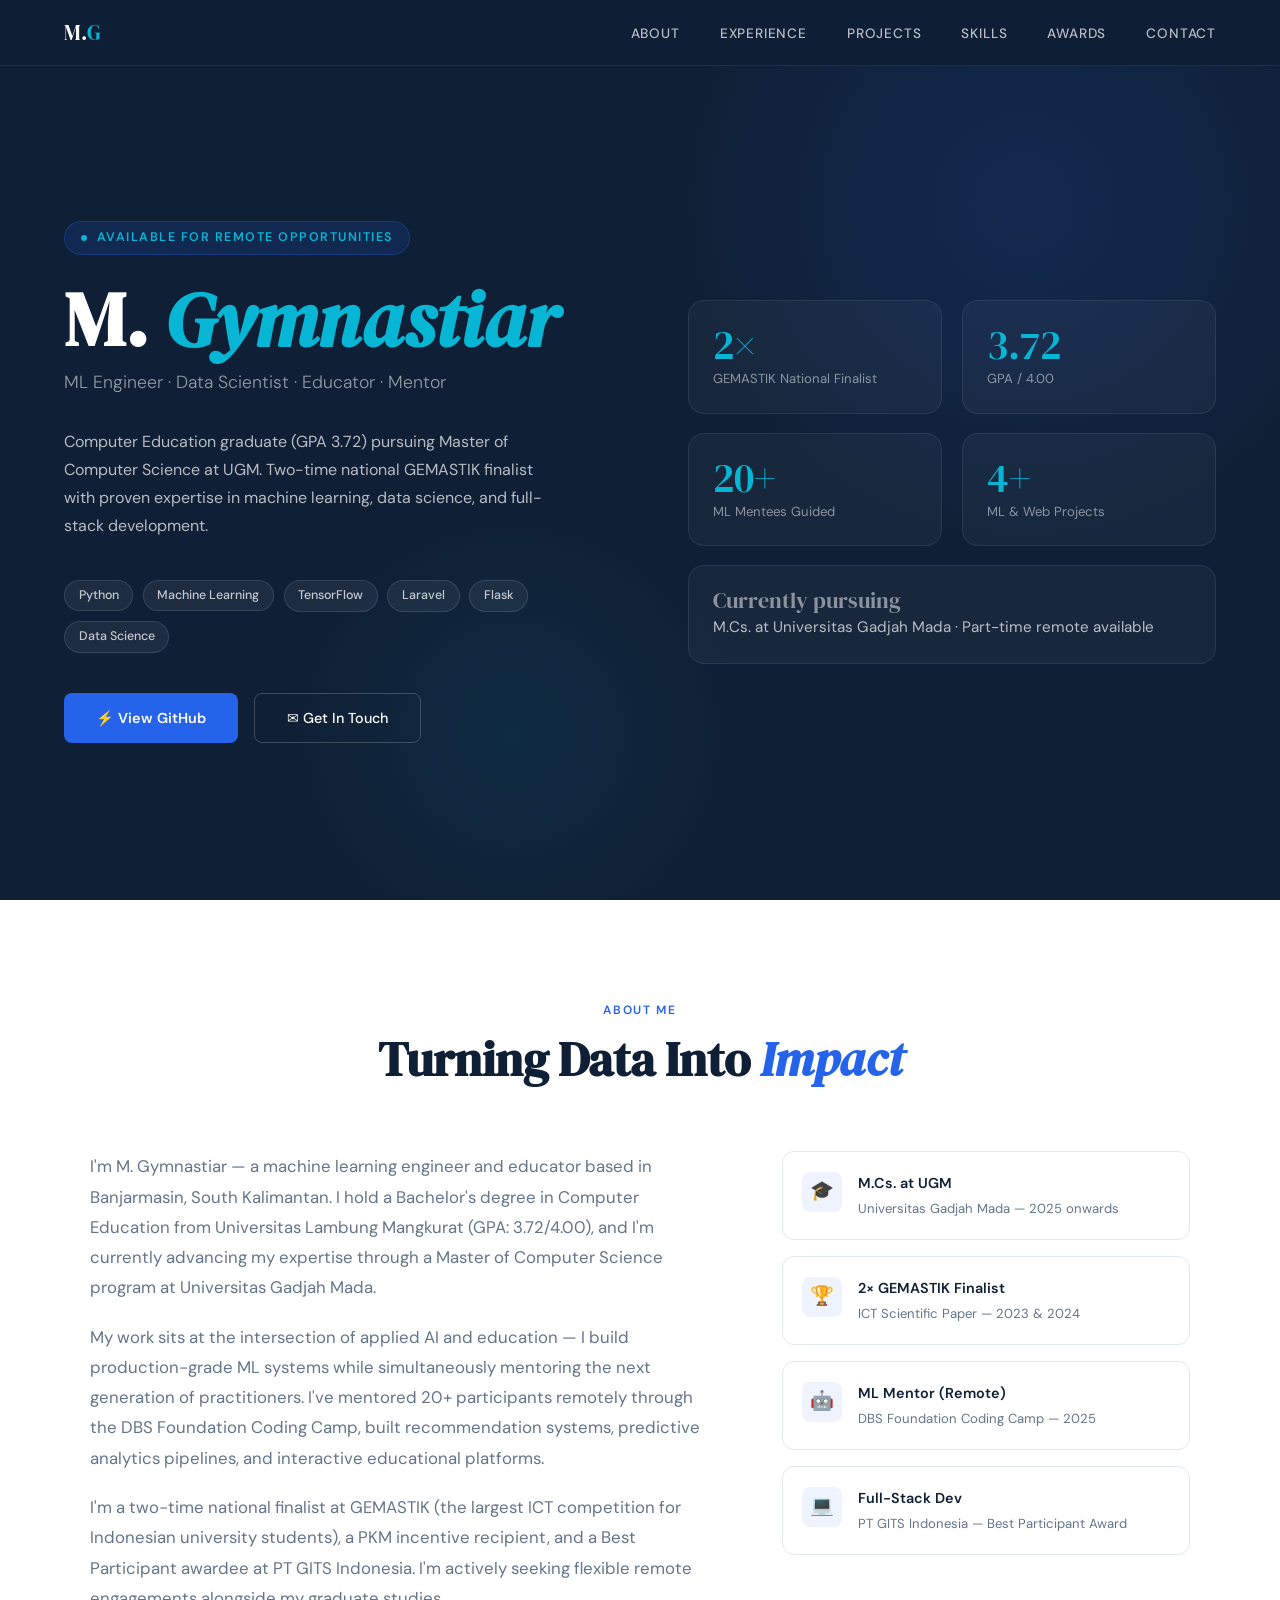
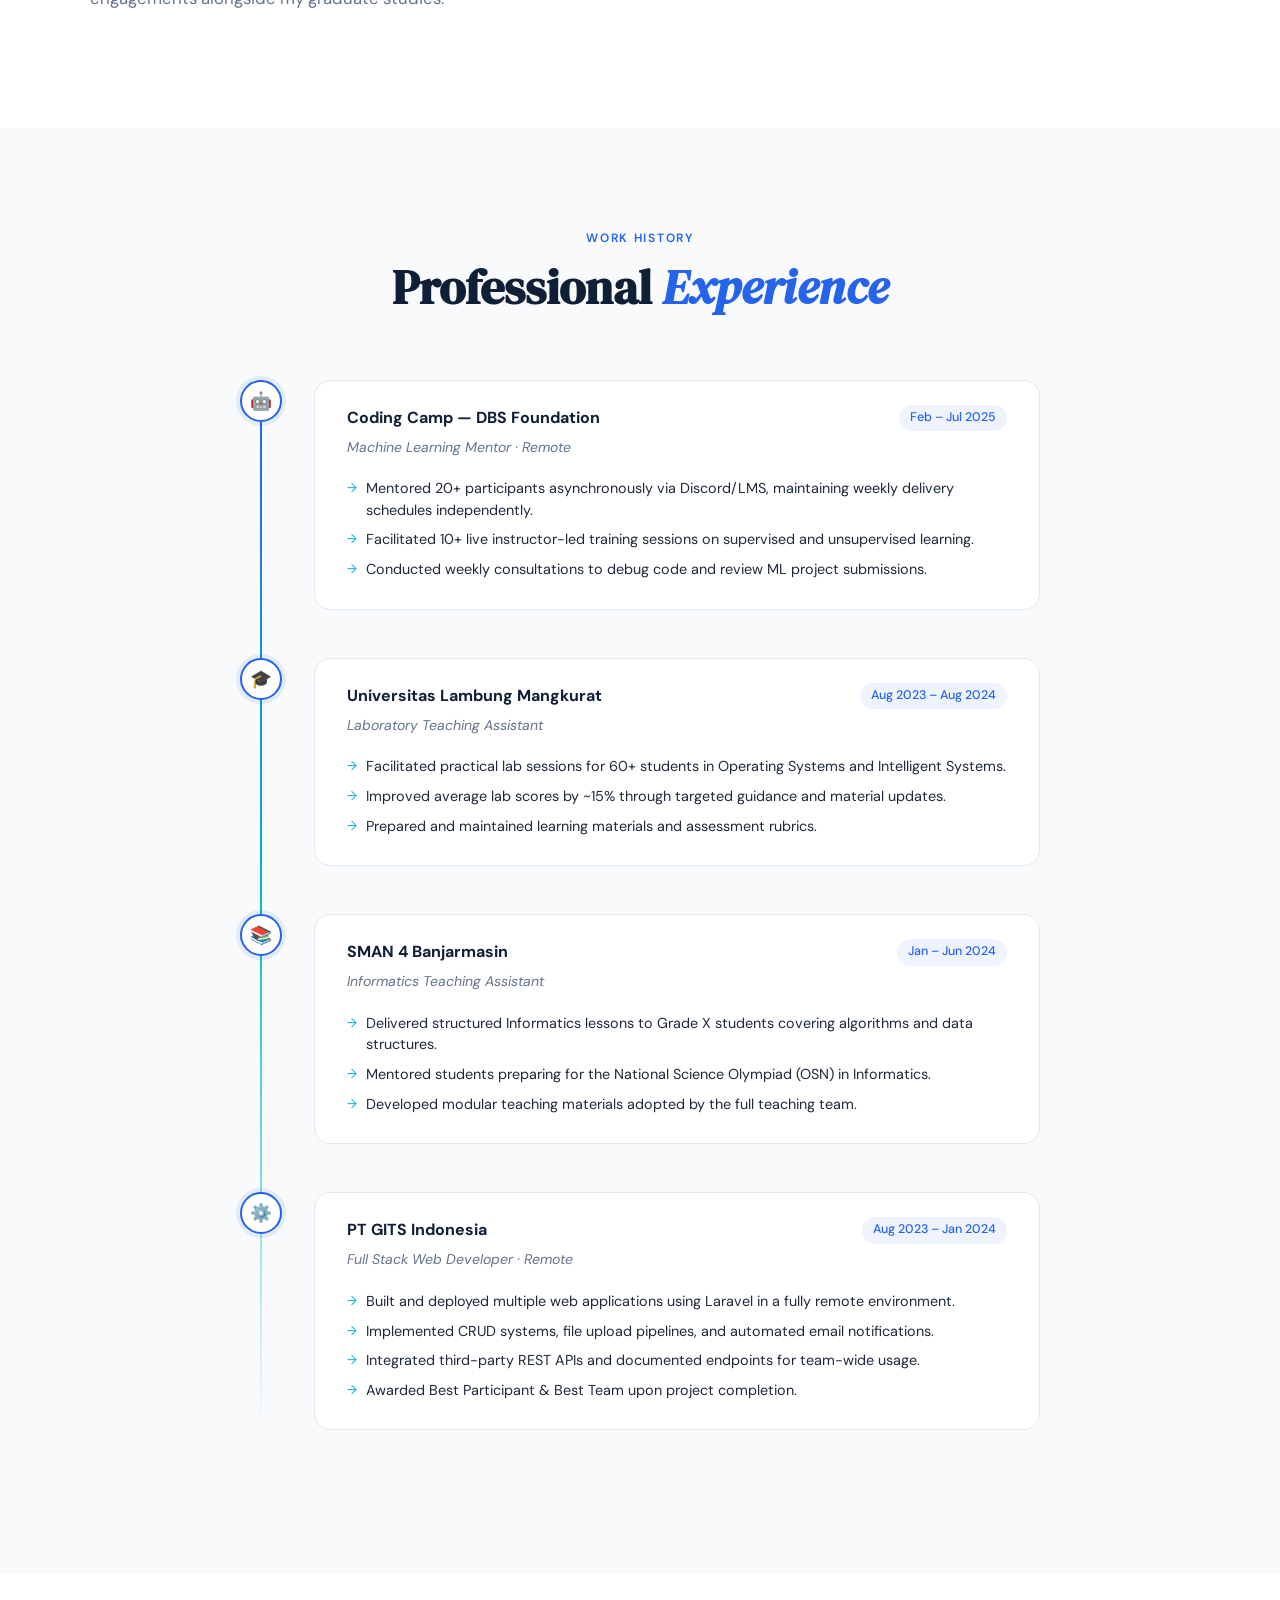
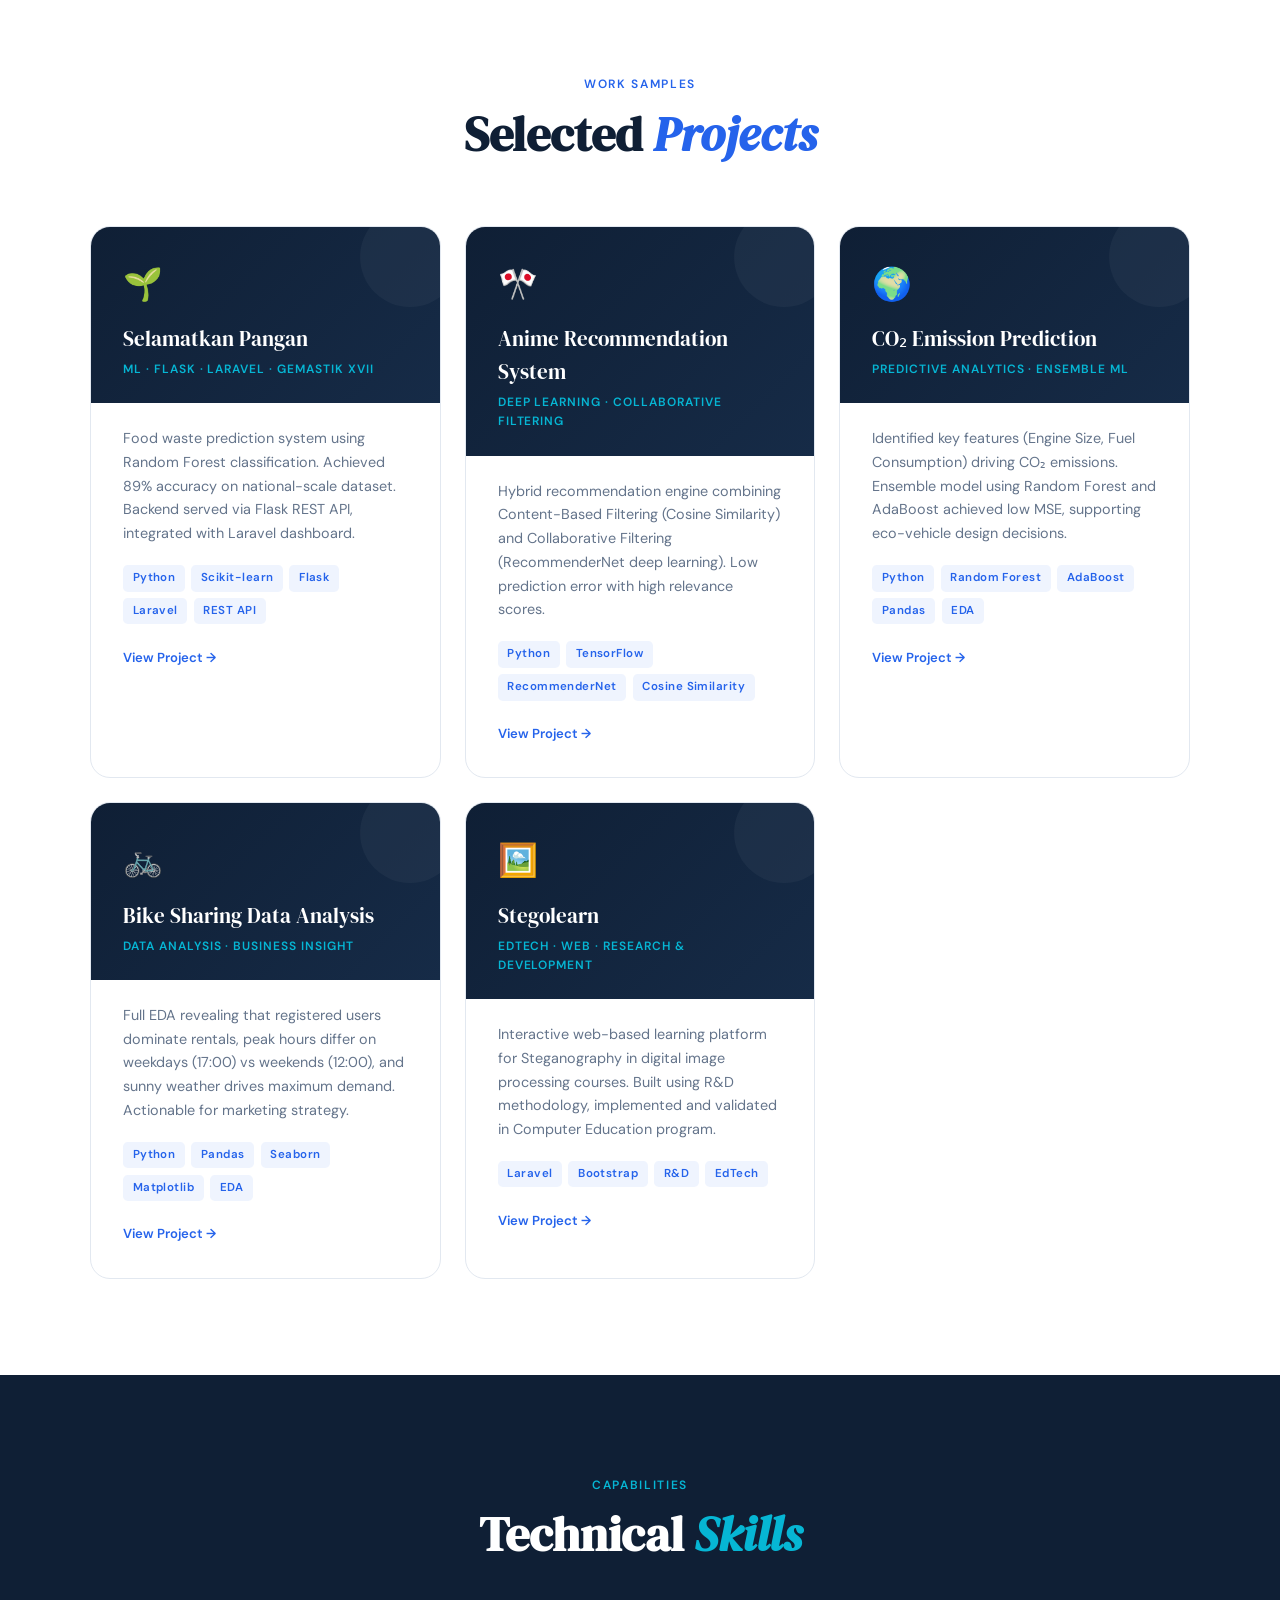
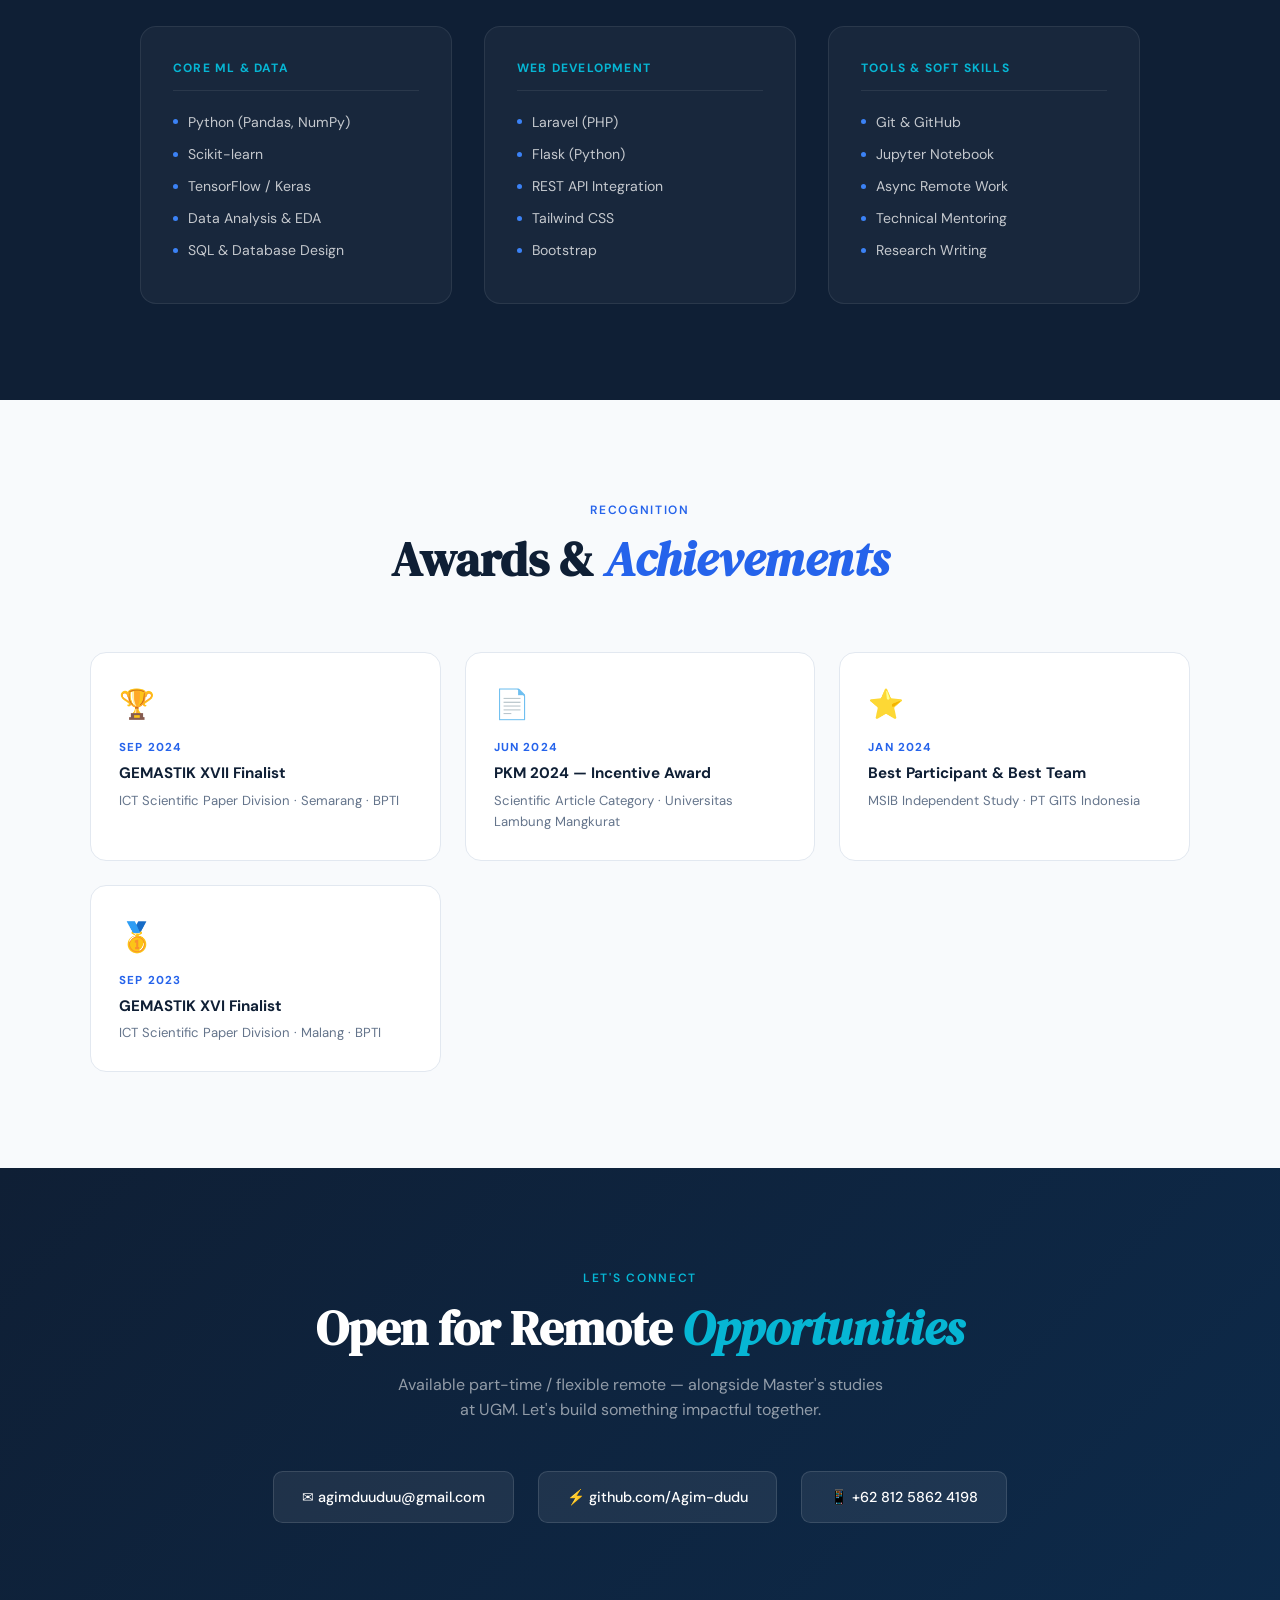
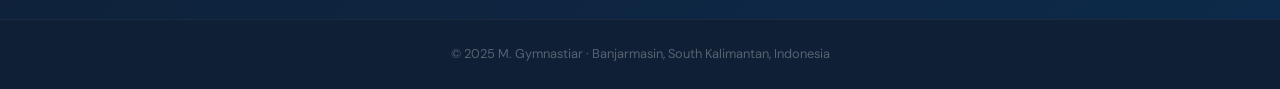
<file: Portfolio_English.html>
<!DOCTYPE html>
<html lang="en">
<head>
<meta charset="UTF-8">
<meta name="viewport" content="width=device-width, initial-scale=1.0">
<title>M. Gymnastiar — ML Engineer & Data Scientist</title>
<link href="https://fonts.googleapis.com/css2?family=DM+Serif+Display:ital@0;1&family=DM+Sans:ital,opsz,wght@0,9..40,300;0,9..40,400;0,9..40,500;0,9..40,600;1,9..40,300&display=swap" rel="stylesheet">
<style>
  :root {
    --navy: #0f1f35;
    --navy-mid: #162b47;
    --blue: #2563eb;
    --blue-light: #3b82f6;
    --cyan: #06b6d4;
    --gold: #f59e0b;
    --cream: #faf8f4;
    --text: #1e293b;
    --muted: #64748b;
    --border: #e2e8f0;
    --white: #ffffff;
    --card-bg: #ffffff;
    --section-bg: #f8fafc;
  }

  *, *::before, *::after { box-sizing: border-box; margin: 0; padding: 0; }

  html { scroll-behavior: smooth; }

  body {
    font-family: 'DM Sans', sans-serif;
    background: var(--cream);
    color: var(--text);
    line-height: 1.6;
    overflow-x: hidden;
  }

  /* ── NAV ── */
  nav {
    position: fixed; top: 0; left: 0; right: 0; z-index: 100;
    display: flex; justify-content: space-between; align-items: center;
    padding: 1rem 4rem;
    background: rgba(15,31,53,0.95);
    backdrop-filter: blur(12px);
    border-bottom: 1px solid rgba(255,255,255,0.07);
  }
  .nav-logo {
    font-family: 'DM Serif Display', serif;
    font-size: 1.3rem; color: var(--white); letter-spacing: 0.02em;
  }
  .nav-logo span { color: var(--cyan); }
  .nav-links { display: flex; gap: 2.5rem; list-style: none; }
  .nav-links a {
    color: rgba(255,255,255,0.7); text-decoration: none;
    font-size: 0.85rem; font-weight: 500; letter-spacing: 0.06em;
    text-transform: uppercase; transition: color 0.2s;
  }
  .nav-links a:hover { color: var(--cyan); }

  /* ── HERO ── */
  .hero {
    min-height: 100vh;
    background: var(--navy);
    display: grid; grid-template-columns: 1fr 1fr;
    align-items: center;
    padding: 8rem 4rem 4rem;
    position: relative; overflow: hidden;
  }
  .hero::before {
    content: '';
    position: absolute; top: -20%; right: -10%;
    width: 60vw; height: 60vw;
    background: radial-gradient(circle, rgba(37,99,235,0.15) 0%, transparent 65%);
    pointer-events: none;
  }
  .hero::after {
    content: '';
    position: absolute; bottom: -10%; left: 20%;
    width: 40vw; height: 40vw;
    background: radial-gradient(circle, rgba(6,182,212,0.08) 0%, transparent 65%);
    pointer-events: none;
  }
  .hero-text { position: relative; z-index: 2; }
  .hero-eyebrow {
    display: inline-flex; align-items: center; gap: 0.6rem;
    background: rgba(37,99,235,0.15); border: 1px solid rgba(37,99,235,0.3);
    color: var(--cyan); font-size: 0.78rem; font-weight: 600;
    letter-spacing: 0.12em; text-transform: uppercase;
    padding: 0.4rem 1rem; border-radius: 2rem; margin-bottom: 1.5rem;
    animation: fadeUp 0.6s ease both;
  }
  .hero-eyebrow::before { content: ''; width: 6px; height: 6px; border-radius: 50%; background: var(--cyan); }
  .hero-name {
    font-family: 'DM Serif Display', serif;
    font-size: clamp(3rem, 6vw, 5.5rem);
    color: var(--white); line-height: 1.05;
    margin-bottom: 0.5rem;
    animation: fadeUp 0.7s 0.1s ease both;
  }
  .hero-name .accent { color: var(--cyan); font-style: italic; }
  .hero-role {
    font-size: 1.1rem; color: rgba(255,255,255,0.55);
    font-weight: 300; margin-bottom: 2rem;
    animation: fadeUp 0.7s 0.2s ease both;
  }
  .hero-desc {
    font-size: 1rem; color: rgba(255,255,255,0.7);
    line-height: 1.75; max-width: 480px; margin-bottom: 2.5rem;
    animation: fadeUp 0.7s 0.3s ease both;
  }
  .hero-badges {
    display: flex; flex-wrap: wrap; gap: 0.6rem; margin-bottom: 2.5rem;
    animation: fadeUp 0.7s 0.35s ease both;
  }
  .badge {
    background: rgba(255,255,255,0.06); border: 1px solid rgba(255,255,255,0.12);
    color: rgba(255,255,255,0.75); font-size: 0.78rem; font-weight: 500;
    padding: 0.3rem 0.85rem; border-radius: 2rem;
  }
  .hero-cta {
    display: flex; gap: 1rem; flex-wrap: wrap;
    animation: fadeUp 0.7s 0.4s ease both;
  }
  .btn-primary {
    background: var(--blue); color: var(--white);
    padding: 0.8rem 2rem; border-radius: 0.5rem;
    text-decoration: none; font-weight: 600; font-size: 0.9rem;
    transition: background 0.2s, transform 0.2s;
    display: inline-flex; align-items: center; gap: 0.5rem;
  }
  .btn-primary:hover { background: var(--blue-light); transform: translateY(-2px); }
  .btn-ghost {
    border: 1px solid rgba(255,255,255,0.2); color: var(--white);
    padding: 0.8rem 2rem; border-radius: 0.5rem;
    text-decoration: none; font-weight: 500; font-size: 0.9rem;
    transition: border-color 0.2s, background 0.2s, transform 0.2s;
    display: inline-flex; align-items: center; gap: 0.5rem;
  }
  .btn-ghost:hover { border-color: var(--cyan); background: rgba(6,182,212,0.08); transform: translateY(-2px); }

  /* Stats cards */
  .hero-stats {
    position: relative; z-index: 2;
    display: grid; grid-template-columns: 1fr 1fr; gap: 1.2rem;
    padding-left: 3rem;
    animation: fadeUp 0.8s 0.5s ease both;
  }
  .stat-card {
    background: rgba(255,255,255,0.04); border: 1px solid rgba(255,255,255,0.08);
    border-radius: 1rem; padding: 1.5rem;
    transition: border-color 0.3s, background 0.3s;
  }
  .stat-card:hover { border-color: rgba(6,182,212,0.3); background: rgba(6,182,212,0.05); }
  .stat-card.wide { grid-column: span 2; }
  .stat-num {
    font-family: 'DM Serif Display', serif;
    font-size: 2.5rem; color: var(--cyan); line-height: 1;
    margin-bottom: 0.3rem;
  }
  .stat-label { font-size: 0.82rem; color: rgba(255,255,255,0.5); font-weight: 400; line-height: 1.4; }

  /* ── SECTIONS ── */
  section { padding: 6rem 4rem; }
  .section-header { text-align: center; margin-bottom: 4rem; }
  .section-tag {
    display: inline-block;
    font-size: 0.75rem; font-weight: 600; letter-spacing: 0.14em;
    text-transform: uppercase; color: var(--blue);
    margin-bottom: 0.75rem;
  }
  .section-title {
    font-family: 'DM Serif Display', serif;
    font-size: clamp(2rem, 4vw, 3rem); color: var(--navy);
    line-height: 1.15;
  }
  .section-title em { color: var(--blue); font-style: italic; }

  /* ── ABOUT ── */
  .about { background: var(--white); }
  .about-grid { display: grid; grid-template-columns: 1.2fr 0.8fr; gap: 5rem; align-items: start; max-width: 1100px; margin: 0 auto; }
  .about-body { font-size: 1.05rem; color: var(--muted); line-height: 1.8; }
  .about-body p { margin-bottom: 1.2rem; }
  .about-highlights { display: flex; flex-direction: column; gap: 1rem; }
  .highlight-item {
    display: flex; align-items: flex-start; gap: 1rem;
    padding: 1.2rem; border: 1px solid var(--border);
    border-radius: 0.75rem; transition: border-color 0.2s, box-shadow 0.2s;
  }
  .highlight-item:hover { border-color: var(--blue); box-shadow: 0 4px 20px rgba(37,99,235,0.08); }
  .highlight-icon {
    width: 40px; height: 40px; min-width: 40px;
    border-radius: 0.5rem; background: rgba(37,99,235,0.08);
    display: flex; align-items: center; justify-content: center;
    font-size: 1.2rem;
  }
  .highlight-text strong { display: block; font-size: 0.9rem; font-weight: 600; color: var(--navy); }
  .highlight-text span { font-size: 0.82rem; color: var(--muted); }

  /* ── EXPERIENCE ── */
  .experience { background: var(--section-bg); }
  .timeline { max-width: 800px; margin: 0 auto; position: relative; }
  .timeline::before {
    content: ''; position: absolute; left: 20px; top: 0; bottom: 0;
    width: 2px; background: linear-gradient(to bottom, var(--blue), var(--cyan), transparent);
  }
  .timeline-item { display: flex; gap: 2rem; margin-bottom: 3rem; position: relative; }
  .timeline-dot {
    width: 42px; height: 42px; min-width: 42px;
    border-radius: 50%; background: var(--white);
    border: 2px solid var(--blue); display: flex; align-items: center;
    justify-content: center; font-size: 1.1rem; position: relative; z-index: 1;
    box-shadow: 0 0 0 4px rgba(37,99,235,0.1);
  }
  .timeline-content {
    background: var(--white); border: 1px solid var(--border);
    border-radius: 1rem; padding: 1.5rem 2rem; flex: 1;
    transition: box-shadow 0.2s, border-color 0.2s;
  }
  .timeline-content:hover { box-shadow: 0 8px 30px rgba(0,0,0,0.06); border-color: var(--blue); }
  .timeline-meta {
    display: flex; justify-content: space-between; align-items: flex-start;
    margin-bottom: 0.3rem; flex-wrap: wrap; gap: 0.5rem;
  }
  .timeline-org { font-weight: 700; font-size: 1rem; color: var(--navy); }
  .timeline-date {
    font-size: 0.78rem; font-weight: 500; color: var(--blue);
    background: rgba(37,99,235,0.08); padding: 0.2rem 0.7rem; border-radius: 2rem;
  }
  .timeline-role { font-size: 0.88rem; color: var(--muted); font-style: italic; margin-bottom: 1rem; }
  .timeline-bullets { list-style: none; }
  .timeline-bullets li {
    font-size: 0.9rem; color: var(--text); padding: 0.25rem 0 0.25rem 1.2rem;
    position: relative; line-height: 1.5;
  }
  .timeline-bullets li::before { content: '→'; position: absolute; left: 0; color: var(--cyan); font-size: 0.8rem; }

  /* ── PROJECTS ── */
  .projects { background: var(--white); }
  .projects-grid { display: grid; grid-template-columns: repeat(auto-fit, minmax(300px, 1fr)); gap: 1.5rem; max-width: 1100px; margin: 0 auto; }
  .project-card {
    border: 1px solid var(--border); border-radius: 1.25rem;
    overflow: hidden; transition: transform 0.25s, box-shadow 0.25s, border-color 0.25s;
    background: var(--white);
  }
  .project-card:hover { transform: translateY(-6px); box-shadow: 0 20px 50px rgba(0,0,0,0.09); border-color: var(--blue); }
  .project-header {
    padding: 2rem 2rem 1.5rem;
    background: linear-gradient(135deg, var(--navy) 0%, var(--navy-mid) 100%);
    position: relative; overflow: hidden;
  }
  .project-header::after {
    content: ''; position: absolute; right: -20px; top: -20px;
    width: 100px; height: 100px; border-radius: 50%;
    background: rgba(255,255,255,0.04);
  }
  .project-emoji { font-size: 2rem; margin-bottom: 0.75rem; display: block; }
  .project-title { font-family: 'DM Serif Display', serif; font-size: 1.3rem; color: var(--white); margin-bottom: 0.3rem; }
  .project-type { font-size: 0.75rem; color: var(--cyan); font-weight: 600; letter-spacing: 0.08em; text-transform: uppercase; }
  .project-body { padding: 1.5rem 2rem 2rem; }
  .project-desc { font-size: 0.9rem; color: var(--muted); line-height: 1.65; margin-bottom: 1.2rem; }
  .project-tags { display: flex; flex-wrap: wrap; gap: 0.4rem; margin-bottom: 1.2rem; }
  .tag {
    background: rgba(37,99,235,0.07); color: var(--blue);
    font-size: 0.72rem; font-weight: 600; letter-spacing: 0.04em;
    padding: 0.25rem 0.6rem; border-radius: 0.3rem;
  }
  .project-link {
    font-size: 0.82rem; font-weight: 600; color: var(--blue);
    text-decoration: none; display: inline-flex; align-items: center; gap: 0.3rem;
    transition: gap 0.2s;
  }
  .project-link:hover { gap: 0.6rem; }

  /* ── SKILLS ── */
  .skills { background: var(--navy); padding: 6rem 4rem; }
  .skills .section-title { color: var(--white); }
  .skills .section-tag { color: var(--cyan); }
  .skills-grid { display: grid; grid-template-columns: repeat(3, 1fr); gap: 2rem; max-width: 1000px; margin: 0 auto; }
  .skill-group {
    background: rgba(255,255,255,0.04); border: 1px solid rgba(255,255,255,0.08);
    border-radius: 1rem; padding: 2rem;
    transition: border-color 0.3s;
  }
  .skill-group:hover { border-color: rgba(6,182,212,0.4); }
  .skill-group-title {
    font-size: 0.75rem; font-weight: 700; color: var(--cyan);
    letter-spacing: 0.1em; text-transform: uppercase; margin-bottom: 1.2rem;
    padding-bottom: 0.75rem; border-bottom: 1px solid rgba(255,255,255,0.08);
  }
  .skill-item { display: flex; align-items: center; gap: 0.6rem; margin-bottom: 0.6rem; }
  .skill-dot { width: 5px; height: 5px; border-radius: 50%; background: var(--blue-light); flex-shrink: 0; }
  .skill-name { font-size: 0.88rem; color: rgba(255,255,255,0.75); }

  /* ── ACHIEVEMENTS ── */
  .achievements { background: var(--section-bg); }
  .achievements-grid { display: grid; grid-template-columns: repeat(auto-fit, minmax(260px, 1fr)); gap: 1.5rem; max-width: 1100px; margin: 0 auto; }
  .achievement-card {
    background: var(--white); border: 1px solid var(--border);
    border-radius: 1rem; padding: 1.75rem;
    transition: box-shadow 0.2s, border-color 0.2s, transform 0.2s;
  }
  .achievement-card:hover { box-shadow: 0 10px 30px rgba(0,0,0,0.07); border-color: var(--gold); transform: translateY(-3px); }
  .achievement-icon { font-size: 1.8rem; margin-bottom: 0.75rem; }
  .achievement-year {
    font-size: 0.72rem; font-weight: 700; letter-spacing: 0.1em;
    color: var(--blue); text-transform: uppercase; margin-bottom: 0.4rem;
  }
  .achievement-title { font-weight: 700; font-size: 0.95rem; color: var(--navy); margin-bottom: 0.3rem; line-height: 1.4; }
  .achievement-org { font-size: 0.82rem; color: var(--muted); }

  /* ── CONTACT ── */
  .contact {
    background: linear-gradient(135deg, var(--navy) 0%, #0d2a4a 100%);
    text-align: center; padding: 6rem 4rem;
  }
  .contact .section-title { color: var(--white); margin-bottom: 1rem; }
  .contact-sub { font-size: 1rem; color: rgba(255,255,255,0.55); margin-bottom: 3rem; max-width: 500px; margin-left: auto; margin-right: auto; }
  .contact-links { display: flex; justify-content: center; gap: 1.5rem; flex-wrap: wrap; }
  .contact-link {
    display: flex; align-items: center; gap: 0.6rem;
    background: rgba(255,255,255,0.07); border: 1px solid rgba(255,255,255,0.12);
    color: var(--white); text-decoration: none; padding: 0.85rem 1.75rem;
    border-radius: 0.6rem; font-size: 0.9rem; font-weight: 500;
    transition: background 0.2s, border-color 0.2s, transform 0.2s;
  }
  .contact-link:hover { background: rgba(37,99,235,0.25); border-color: var(--blue); transform: translateY(-2px); }

  /* ── FOOTER ── */
  footer {
    background: var(--navy); text-align: center; padding: 1.5rem;
    font-size: 0.8rem; color: rgba(255,255,255,0.3);
    border-top: 1px solid rgba(255,255,255,0.05);
  }

  /* ── ANIMATIONS ── */
  @keyframes fadeUp {
    from { opacity: 0; transform: translateY(24px); }
    to { opacity: 1; transform: translateY(0); }
  }

  /* ── RESPONSIVE ── */
  @media (max-width: 900px) {
    nav { padding: 1rem 2rem; }
    .nav-links { display: none; }
    .hero { grid-template-columns: 1fr; padding: 7rem 2rem 3rem; }
    .hero-stats { padding-left: 0; margin-top: 3rem; }
    section { padding: 4rem 2rem; }
    .about-grid { grid-template-columns: 1fr; gap: 2.5rem; }
    .skills-grid { grid-template-columns: 1fr 1fr; }
    .contact { padding: 4rem 2rem; }
  }
  @media (max-width: 600px) {
    .skills-grid { grid-template-columns: 1fr; }
    .hero-stats { grid-template-columns: 1fr 1fr; }
    .stat-card.wide { grid-column: span 2; }
  }
</style>
</head>
<body>

<!-- NAV -->
<nav>
  <div class="nav-logo">M.<span>G</span></div>
  <ul class="nav-links">
    <li><a href="#about">About</a></li>
    <li><a href="#experience">Experience</a></li>
    <li><a href="#projects">Projects</a></li>
    <li><a href="#skills">Skills</a></li>
    <li><a href="#achievements">Awards</a></li>
    <li><a href="#contact">Contact</a></li>
  </ul>
</nav>

<!-- HERO -->
<section class="hero" id="home">
  <div class="hero-text">
    <div class="hero-eyebrow">Available for Remote Opportunities</div>
    <h1 class="hero-name">M. <span class="accent">Gymnastiar</span></h1>
    <p class="hero-role">ML Engineer · Data Scientist · Educator · Mentor</p>
    <p class="hero-desc">Computer Education graduate (GPA 3.72) pursuing Master of Computer Science at UGM. Two-time national GEMASTIK finalist with proven expertise in machine learning, data science, and full-stack development.</p>
    <div class="hero-badges">
      <span class="badge">Python</span>
      <span class="badge">Machine Learning</span>
      <span class="badge">TensorFlow</span>
      <span class="badge">Laravel</span>
      <span class="badge">Flask</span>
      <span class="badge">Data Science</span>
    </div>
    <div class="hero-cta">
      <a href="https://github.com/Agim-dudu" class="btn-primary" target="_blank">⚡ View GitHub</a>
      <a href="#contact" class="btn-ghost">✉ Get In Touch</a>
    </div>
  </div>
  <div class="hero-stats">
    <div class="stat-card">
      <div class="stat-num">2×</div>
      <div class="stat-label">GEMASTIK National Finalist</div>
    </div>
    <div class="stat-card">
      <div class="stat-num">3.72</div>
      <div class="stat-label">GPA / 4.00</div>
    </div>
    <div class="stat-card">
      <div class="stat-num">20+</div>
      <div class="stat-label">ML Mentees Guided</div>
    </div>
    <div class="stat-card">
      <div class="stat-num">4+</div>
      <div class="stat-label">ML & Web Projects</div>
    </div>
    <div class="stat-card wide">
      <div class="stat-num" style="font-size:1.4rem; color: rgba(255,255,255,0.5);">Currently pursuing</div>
      <div class="stat-label" style="font-size:0.95rem; color: rgba(255,255,255,0.7); margin-top:0.2rem;">M.Cs. at Universitas Gadjah Mada · Part-time remote available</div>
    </div>
  </div>
</section>

<!-- ABOUT -->
<section class="about" id="about">
  <div class="section-header">
    <div class="section-tag">About Me</div>
    <h2 class="section-title">Turning Data Into <em>Impact</em></h2>
  </div>
  <div class="about-grid">
    <div class="about-body">
      <p>I'm M. Gymnastiar — a machine learning engineer and educator based in Banjarmasin, South Kalimantan. I hold a Bachelor's degree in Computer Education from Universitas Lambung Mangkurat (GPA: 3.72/4.00), and I'm currently advancing my expertise through a Master of Computer Science program at Universitas Gadjah Mada.</p>
      <p>My work sits at the intersection of applied AI and education — I build production-grade ML systems while simultaneously mentoring the next generation of practitioners. I've mentored 20+ participants remotely through the DBS Foundation Coding Camp, built recommendation systems, predictive analytics pipelines, and interactive educational platforms.</p>
      <p>I'm a two-time national finalist at GEMASTIK (the largest ICT competition for Indonesian university students), a PKM incentive recipient, and a Best Participant awardee at PT GITS Indonesia. I'm actively seeking flexible remote engagements alongside my graduate studies.</p>
    </div>
    <div class="about-highlights">
      <div class="highlight-item">
        <div class="highlight-icon">🎓</div>
        <div class="highlight-text">
          <strong>M.Cs. at UGM</strong>
          <span>Universitas Gadjah Mada — 2025 onwards</span>
        </div>
      </div>
      <div class="highlight-item">
        <div class="highlight-icon">🏆</div>
        <div class="highlight-text">
          <strong>2× GEMASTIK Finalist</strong>
          <span>ICT Scientific Paper — 2023 & 2024</span>
        </div>
      </div>
      <div class="highlight-item">
        <div class="highlight-icon">🤖</div>
        <div class="highlight-text">
          <strong>ML Mentor (Remote)</strong>
          <span>DBS Foundation Coding Camp — 2025</span>
        </div>
      </div>
      <div class="highlight-item">
        <div class="highlight-icon">💻</div>
        <div class="highlight-text">
          <strong>Full-Stack Dev</strong>
          <span>PT GITS Indonesia — Best Participant Award</span>
        </div>
      </div>
    </div>
  </div>
</section>

<!-- EXPERIENCE -->
<section class="experience" id="experience">
  <div class="section-header">
    <div class="section-tag">Work History</div>
    <h2 class="section-title">Professional <em>Experience</em></h2>
  </div>
  <div class="timeline">
    <div class="timeline-item">
      <div class="timeline-dot">🤖</div>
      <div class="timeline-content">
        <div class="timeline-meta">
          <span class="timeline-org">Coding Camp — DBS Foundation</span>
          <span class="timeline-date">Feb – Jul 2025</span>
        </div>
        <div class="timeline-role">Machine Learning Mentor · Remote</div>
        <ul class="timeline-bullets">
          <li>Mentored 20+ participants asynchronously via Discord/LMS, maintaining weekly delivery schedules independently.</li>
          <li>Facilitated 10+ live instructor-led training sessions on supervised and unsupervised learning.</li>
          <li>Conducted weekly consultations to debug code and review ML project submissions.</li>
        </ul>
      </div>
    </div>
    <div class="timeline-item">
      <div class="timeline-dot">🎓</div>
      <div class="timeline-content">
        <div class="timeline-meta">
          <span class="timeline-org">Universitas Lambung Mangkurat</span>
          <span class="timeline-date">Aug 2023 – Aug 2024</span>
        </div>
        <div class="timeline-role">Laboratory Teaching Assistant</div>
        <ul class="timeline-bullets">
          <li>Facilitated practical lab sessions for 60+ students in Operating Systems and Intelligent Systems.</li>
          <li>Improved average lab scores by ~15% through targeted guidance and material updates.</li>
          <li>Prepared and maintained learning materials and assessment rubrics.</li>
        </ul>
      </div>
    </div>
    <div class="timeline-item">
      <div class="timeline-dot">📚</div>
      <div class="timeline-content">
        <div class="timeline-meta">
          <span class="timeline-org">SMAN 4 Banjarmasin</span>
          <span class="timeline-date">Jan – Jun 2024</span>
        </div>
        <div class="timeline-role">Informatics Teaching Assistant</div>
        <ul class="timeline-bullets">
          <li>Delivered structured Informatics lessons to Grade X students covering algorithms and data structures.</li>
          <li>Mentored students preparing for the National Science Olympiad (OSN) in Informatics.</li>
          <li>Developed modular teaching materials adopted by the full teaching team.</li>
        </ul>
      </div>
    </div>
    <div class="timeline-item">
      <div class="timeline-dot">⚙️</div>
      <div class="timeline-content">
        <div class="timeline-meta">
          <span class="timeline-org">PT GITS Indonesia</span>
          <span class="timeline-date">Aug 2023 – Jan 2024</span>
        </div>
        <div class="timeline-role">Full Stack Web Developer · Remote</div>
        <ul class="timeline-bullets">
          <li>Built and deployed multiple web applications using Laravel in a fully remote environment.</li>
          <li>Implemented CRUD systems, file upload pipelines, and automated email notifications.</li>
          <li>Integrated third-party REST APIs and documented endpoints for team-wide usage.</li>
          <li>Awarded Best Participant & Best Team upon project completion.</li>
        </ul>
      </div>
    </div>
  </div>
</section>

<!-- PROJECTS -->
<section class="projects" id="projects">
  <div class="section-header">
    <div class="section-tag">Work Samples</div>
    <h2 class="section-title">Selected <em>Projects</em></h2>
  </div>
  <div class="projects-grid">
    <div class="project-card">
      <div class="project-header">
        <span class="project-emoji">🌱</span>
        <div class="project-title">Selamatkan Pangan</div>
        <div class="project-type">ML · Flask · Laravel · GEMASTIK XVII</div>
      </div>
      <div class="project-body">
        <p class="project-desc">Food waste prediction system using Random Forest classification. Achieved 89% accuracy on national-scale dataset. Backend served via Flask REST API, integrated with Laravel dashboard.</p>
        <div class="project-tags">
          <span class="tag">Python</span><span class="tag">Scikit-learn</span><span class="tag">Flask</span><span class="tag">Laravel</span><span class="tag">REST API</span>
        </div>
        <a href="#" class="project-link">View Project →</a>
      </div>
    </div>
    <div class="project-card">
      <div class="project-header">
        <span class="project-emoji">🎌</span>
        <div class="project-title">Anime Recommendation System</div>
        <div class="project-type">Deep Learning · Collaborative Filtering</div>
      </div>
      <div class="project-body">
        <p class="project-desc">Hybrid recommendation engine combining Content-Based Filtering (Cosine Similarity) and Collaborative Filtering (RecommenderNet deep learning). Low prediction error with high relevance scores.</p>
        <div class="project-tags">
          <span class="tag">Python</span><span class="tag">TensorFlow</span><span class="tag">RecommenderNet</span><span class="tag">Cosine Similarity</span>
        </div>
        <a href="#" class="project-link">View Project →</a>
      </div>
    </div>
    <div class="project-card">
      <div class="project-header">
        <span class="project-emoji">🌍</span>
        <div class="project-title">CO₂ Emission Prediction</div>
        <div class="project-type">Predictive Analytics · Ensemble ML</div>
      </div>
      <div class="project-body">
        <p class="project-desc">Identified key features (Engine Size, Fuel Consumption) driving CO₂ emissions. Ensemble model using Random Forest and AdaBoost achieved low MSE, supporting eco-vehicle design decisions.</p>
        <div class="project-tags">
          <span class="tag">Python</span><span class="tag">Random Forest</span><span class="tag">AdaBoost</span><span class="tag">Pandas</span><span class="tag">EDA</span>
        </div>
        <a href="#" class="project-link">View Project →</a>
      </div>
    </div>
    <div class="project-card">
      <div class="project-header">
        <span class="project-emoji">🚲</span>
        <div class="project-title">Bike Sharing Data Analysis</div>
        <div class="project-type">Data Analysis · Business Insight</div>
      </div>
      <div class="project-body">
        <p class="project-desc">Full EDA revealing that registered users dominate rentals, peak hours differ on weekdays (17:00) vs weekends (12:00), and sunny weather drives maximum demand. Actionable for marketing strategy.</p>
        <div class="project-tags">
          <span class="tag">Python</span><span class="tag">Pandas</span><span class="tag">Seaborn</span><span class="tag">Matplotlib</span><span class="tag">EDA</span>
        </div>
        <a href="#" class="project-link">View Project →</a>
      </div>
    </div>
    <div class="project-card">
      <div class="project-header">
        <span class="project-emoji">🖼️</span>
        <div class="project-title">Stegolearn</div>
        <div class="project-type">EdTech · Web · Research & Development</div>
      </div>
      <div class="project-body">
        <p class="project-desc">Interactive web-based learning platform for Steganography in digital image processing courses. Built using R&D methodology, implemented and validated in Computer Education program.</p>
        <div class="project-tags">
          <span class="tag">Laravel</span><span class="tag">Bootstrap</span><span class="tag">R&D</span><span class="tag">EdTech</span>
        </div>
        <a href="#" class="project-link">View Project →</a>
      </div>
    </div>
  </div>
</section>

<!-- SKILLS -->
<section class="skills" id="skills">
  <div class="section-header">
    <div class="section-tag">Capabilities</div>
    <h2 class="section-title">Technical <em style="color:var(--cyan)">Skills</em></h2>
  </div>
  <div class="skills-grid">
    <div class="skill-group">
      <div class="skill-group-title">Core ML & Data</div>
      <div class="skill-item"><span class="skill-dot"></span><span class="skill-name">Python (Pandas, NumPy)</span></div>
      <div class="skill-item"><span class="skill-dot"></span><span class="skill-name">Scikit-learn</span></div>
      <div class="skill-item"><span class="skill-dot"></span><span class="skill-name">TensorFlow / Keras</span></div>
      <div class="skill-item"><span class="skill-dot"></span><span class="skill-name">Data Analysis & EDA</span></div>
      <div class="skill-item"><span class="skill-dot"></span><span class="skill-name">SQL & Database Design</span></div>
    </div>
    <div class="skill-group">
      <div class="skill-group-title">Web Development</div>
      <div class="skill-item"><span class="skill-dot"></span><span class="skill-name">Laravel (PHP)</span></div>
      <div class="skill-item"><span class="skill-dot"></span><span class="skill-name">Flask (Python)</span></div>
      <div class="skill-item"><span class="skill-dot"></span><span class="skill-name">REST API Integration</span></div>
      <div class="skill-item"><span class="skill-dot"></span><span class="skill-name">Tailwind CSS</span></div>
      <div class="skill-item"><span class="skill-dot"></span><span class="skill-name">Bootstrap</span></div>
    </div>
    <div class="skill-group">
      <div class="skill-group-title">Tools & Soft Skills</div>
      <div class="skill-item"><span class="skill-dot"></span><span class="skill-name">Git & GitHub</span></div>
      <div class="skill-item"><span class="skill-dot"></span><span class="skill-name">Jupyter Notebook</span></div>
      <div class="skill-item"><span class="skill-dot"></span><span class="skill-name">Async Remote Work</span></div>
      <div class="skill-item"><span class="skill-dot"></span><span class="skill-name">Technical Mentoring</span></div>
      <div class="skill-item"><span class="skill-dot"></span><span class="skill-name">Research Writing</span></div>
    </div>
  </div>
</section>

<!-- ACHIEVEMENTS -->
<section class="achievements" id="achievements">
  <div class="section-header">
    <div class="section-tag">Recognition</div>
    <h2 class="section-title">Awards & <em>Achievements</em></h2>
  </div>
  <div class="achievements-grid">
    <div class="achievement-card">
      <div class="achievement-icon">🏆</div>
      <div class="achievement-year">Sep 2024</div>
      <div class="achievement-title">GEMASTIK XVII Finalist</div>
      <div class="achievement-org">ICT Scientific Paper Division · Semarang · BPTI</div>
    </div>
    <div class="achievement-card">
      <div class="achievement-icon">📄</div>
      <div class="achievement-year">Jun 2024</div>
      <div class="achievement-title">PKM 2024 — Incentive Award</div>
      <div class="achievement-org">Scientific Article Category · Universitas Lambung Mangkurat</div>
    </div>
    <div class="achievement-card">
      <div class="achievement-icon">⭐</div>
      <div class="achievement-year">Jan 2024</div>
      <div class="achievement-title">Best Participant & Best Team</div>
      <div class="achievement-org">MSIB Independent Study · PT GITS Indonesia</div>
    </div>
    <div class="achievement-card">
      <div class="achievement-icon">🥇</div>
      <div class="achievement-year">Sep 2023</div>
      <div class="achievement-title">GEMASTIK XVI Finalist</div>
      <div class="achievement-org">ICT Scientific Paper Division · Malang · BPTI</div>
    </div>
  </div>
</section>

<!-- CONTACT -->
<section class="contact" id="contact">
  <div class="section-tag" style="color:var(--cyan)">Let's Connect</div>
  <h2 class="section-title" style="margin-bottom:1rem;">Open for Remote <em style="color:var(--cyan)">Opportunities</em></h2>
  <p class="contact-sub">Available part-time / flexible remote — alongside Master's studies at UGM. Let's build something impactful together.</p>
  <div class="contact-links">
    <a href="mailto:agimduuduu@gmail.com" class="contact-link">✉ agimduuduu@gmail.com</a>
    <a href="https://github.com/Agim-dudu" class="contact-link" target="_blank">⚡ github.com/Agim-dudu</a>
    <a href="tel:+6281258624198" class="contact-link">📱 +62 812 5862 4198</a>
  </div>
</section>

<footer>
  <p>© 2025 M. Gymnastiar · Banjarmasin, South Kalimantan, Indonesia</p>
</footer>

</body>
</html>
</file>
